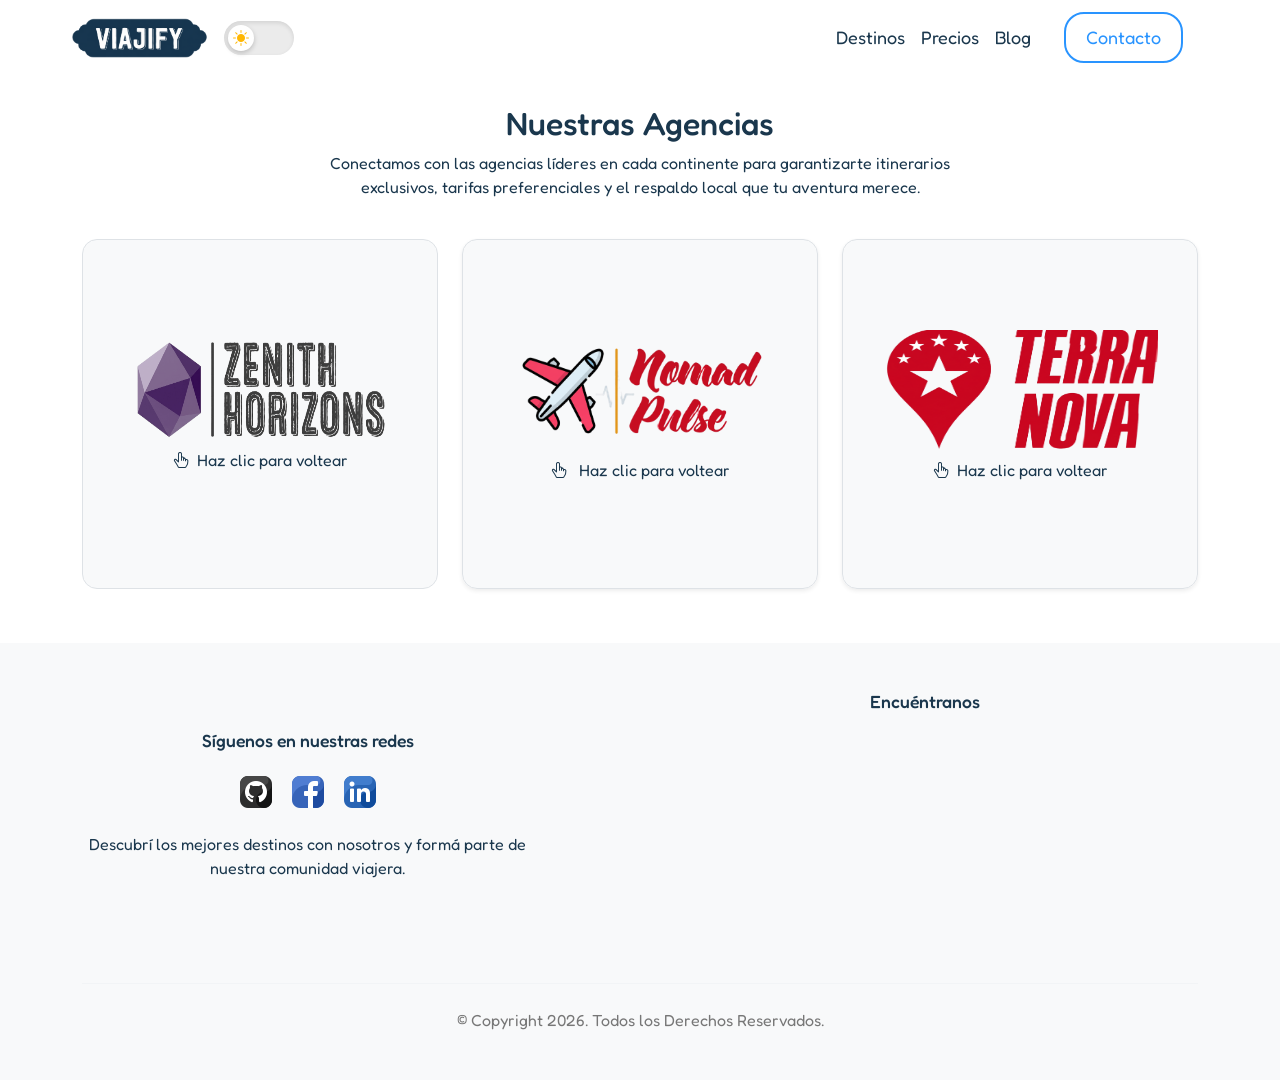
<file: view/agencias.html>
<!DOCTYPE html>
<html lang="en">

<head>
    <!--Metadatos-->
    <meta name="viewport" content="width=device-width, initial-scale=1.0" />
    <meta charset="UTF-8" />
    <!--Bootstrap CSS-->
    <link href="https://cdn.jsdelivr.net/npm/bootstrap@5.3.8/dist/css/bootstrap.min.css" rel="stylesheet"
        integrity="sha384-sRIl4kxILFvY47J16cr9ZwB07vP4J8+LH7qKQnuqkuIAvNWLzeN8tE5YBujZqJLB" crossorigin="anonymous" />
    <!--CSS-->
    <link rel="stylesheet" href="/css/agencias-style.css" />
    <!--Titulo-->
    <title>Agencias</title>
    <!--jquery-->
    <script src="https://ajax.googleapis.com/ajax/libs/jquery/3.7.1/jquery.min.js"></script>
    <!--Bootstrap Icon-->
    <link rel="stylesheet" href="https://cdn.jsdelivr.net/npm/bootstrap-icons@1.11.3/font/bootstrap-icons.min.css">
    <!--Icono-->
    <link rel="icon" href="/img/icon.png">
    <!--Fuente-->
    <link rel="preconnect" href="https://fonts.googleapis.com">
    <link rel="preconnect" href="https://fonts.gstatic.com" crossorigin>
    <link href="https://fonts.googleapis.com/css2?family=Fredoka:wght@300..700&display=swap" rel="stylesheet">
</head>

<body>
    <header>
        <nav class="navbar navbar-expand-lg">
            <div class="container-fluid">
                <a class="navbar-brand" href="/index.html">
                    <img src="/img/logo.png" height="40" alt="Logo Pagina">
                </a>
                <label class="theme-switch me-4" for="theme-toggle" aria-label="Cambiar tema">
                    <input type="checkbox" id="theme-toggle">
                    <div class="slider">
                        <div class="slider-circle">
                            <i class="bi bi-sun-fill icon-sun"></i>
                            <i class="bi bi-moon-fill icon-moon d-none"></i>
                        </div>
                    </div>
                </label>
                <div class="d-flex order-lg-last">
                    <a class="btn btn-nav" href="/view/contacto.html">Contacto</a>

                    <button class="navbar-toggler" type="button" data-bs-toggle="collapse" data-bs-target="#navbarNav"
                        aria-controls="navbarNav" aria-expanded="false" aria-label="Toggle navigation">
                        <span class="navbar-toggler-icon"></span>
                    </button>
                </div>

                <div class="collapse navbar-collapse" id="navbarNav">
                    <ul class="navbar-nav ms-auto">
                        <li class="nav-item">
                            <a class="nav-link" href="/view/destinos.html">Destinos</a>
                        </li>
                        <li class="nav-item">
                            <a class="nav-link" href="/view/precios.html">Precios</a>
                        </li>
                        <li class="nav-item">
                            <a class="nav-link" href="/view/blog.html">Blog</a>
                        </li>
                    </ul>
                </div>
            </div>
        </nav>
    </header>

    <main>
        <section class="agencia-section">
            <div class="container">
                <div class="row text-center mb-4 justify-content-center">
                    <div class="col-7">
                        <h2>Nuestras Agencias</h2>
                        <p>Conectamos con las agencias líderes en cada continente para garantizarte itinerarios
                            exclusivos, tarifas preferenciales y el respaldo local que tu aventura merece.</p>
                    </div>

                </div>
                <div class="row text-center">
                    <div class="col-12 col-md-4 mb-4 xddd">
                        <div class="flip-card">
                            <div class="flip-card-inner">
                                <div
                                    class="flip-card-front d-flex flex-column justify-content-center align-items-center p-4">
                                    <img src="/img/zenith.png" alt="Zenith" width="250px" height="100px">
                                    <p class="mt-2"><i class="bi bi-hand-index-thumb me-2"></i>Haz clic para voltear</p>
                                </div>
                                <div
                                    class="flip-card-back d-flex flex-column justify-content-center align-items-center">
                                    <h3>Zenith Horizons</h3>
                                    <p">Especialistas en expediciones de alto nivel y viajes de lujo. Diseñan
                                        itinerarios privados a los destinos más remotos.</p>
                                        <div class="rating mt-3">
                                            <i class="bi bi-star star-icon" data-value="1"></i>
                                            <i class="bi bi-star star-icon" data-value="2"></i>
                                            <i class="bi bi-star star-icon" data-value="3"></i>
                                            <i class="bi bi-star star-icon" data-value="4"></i>
                                            <i class="bi bi-star star-icon" data-value="5"></i>
                                        </div>
                                        <span class="mt-1"">Califica esta agencia</span>
                                </div>
                            </div>
                        </div>
                    </div>
                    <div class=" col-12 col-md-4 mb-4">
                                            <div class="flip-card">
                                                <div class="flip-card-inner shadow-sm">
                                                    <div
                                                        class="flip-card-front d-flex flex-column justify-content-center align-items-center p-4">
                                                        <img src="/img/nomad.png" alt="Nomad" width="275px"
                                                            height="120px">
                                                        <p class="mt-2">
                                                            <i class="bi bi-hand-index-thumb me-2">
                                                            </i>Haz clic para voltear
                                                        </p>
                                                    </div>
                                                    <div
                                                        class="flip-card-back d-flex flex-column justify-content-center align-items-center p-4">
                                                        <h3>Nomad Pulse</h3>
                                                        <p>La agencia ideal para el viajero joven y aventurero.
                                                            Se enfocan en experiencias auténticas y turismo sostenible.
                                                        </p>
                                                        <div class="rating mt-3">
                                                            <i class="bi bi-star star-icon" data-value="1"></i>
                                                            <i class="bi bi-star star-icon" data-value="2"></i>
                                                            <i class="bi bi-star star-icon" data-value="3"></i>
                                                            <i class="bi bi-star star-icon" data-value="4"></i>
                                                            <i class="bi bi-star star-icon" data-value="5"></i>
                                                        </div>
                                                        <span class="mt-1"">Califica esta agencia</span>
                                </div>
                            </div>
                        </div>
                    </div>

                    <div class=" col-12 col-md-4 mb-4">
                                                            <div class="flip-card">
                                                                <div class="flip-card-inner shadow-sm">
                                                                    <div
                                                                        class="flip-card-front d-flex flex-column justify-content-center align-items-center p-4">
                                                                        <img src="/img/terra.png" alt="Terra Nova"
                                                                            width="275px" height="120px">

                                                                        <p class="mt-2"><i
                                                                                class="bi bi-hand-index-thumb me-2"></i>Haz
                                                                            clic para voltear</p>
                                                                    </div>
                                                                    <div
                                                                        class="flip-card-back d-flex flex-column justify-content-center align-items-center p-4">
                                                                        <h3>Terra Nova</h3>
                                                                        <p>Expertos en logística familiar. Su fuerte es
                                                                            la
                                                                            organización integral, ofreciendo paquetes
                                                                            todo incluido.</p>
                                                                        <div class="rating mt-3">
                                                                            <i class="bi bi-star star-icon"
                                                                                data-value="1"></i>
                                                                            <i class="bi bi-star star-icon"
                                                                                data-value="2"></i>
                                                                            <i class="bi bi-star star-icon"
                                                                                data-value="3"></i>
                                                                            <i class="bi bi-star star-icon"
                                                                                data-value="4"></i>
                                                                            <i class="bi bi-star star-icon"
                                                                                data-value="5"></i>
                                                                        </div>
                                                                        <span class="mt-1"">Califica esta agencia</span>
                                </div>
                            </div>
                        </div>
                    </div>
                </div>
            </div>
        </section>

    </main>

    <footer class=" footer-site py-5">
                                                                            <div class="container">
                                                                                <div
                                                                                    class="row align-items-center justify-content-between">

                                                                                    <div
                                                                                        class="col-md-5 mb-4 mb-md-0 text-center">
                                                                                        <div class="widget">
                                                                                            <h4 class="mb-4">
                                                                                                Síguenos en nuestras
                                                                                                redes</h4>
                                                                                            <div
                                                                                                class="redes-sociales d-flex justify-content-center align-items-center">
                                                                                                <a href="#"
                                                                                                    class="sprite-icon bg-github"
                                                                                                    aria-label="Github"></a>
                                                                                                <a href="#"
                                                                                                    class="sprite-icon bg-facebook"
                                                                                                    aria-label="Facebook"></a>
                                                                                                <a href="#"
                                                                                                    class="sprite-icon bg-linkedin"
                                                                                                    aria-label="LinkedIn"></a>
                                                                                            </div>
                                                                                            <p class="mt-4"">
                            Descubrí los mejores destinos con nosotros y formá parte de nuestra comunidad viajera.
                        </p>
                    </div>
                </div>

                <div class=" col-md-6">
                                                                                            <div
                                                                                                class="widget text-center">
                                                                                                <h4 class="mb-3">
                                                                                                    Encuéntranos
                                                                                                </h4>
                                                                                                <div class="mapa-container"
                                                                                                    style="border-radius: 15px; overflow: hidden; box-shadow: var(--shadow);">
                                                                                                    <iframe
                                                                                                        src="https://www.google.com/maps/embed?pb=!1m18!1m12!1m3!1d3640.3068037307843!2d-65.31046202465355!3d-24.18021028362624!2m3!1f0!2f0!3f0!3m2!1i1024!2i768!4f13.1!3m3!1m2!1s0x941b0f4118018e6d%3A0xc6651276a66a1df0!2sFacultad%20de%20Ingenier%C3%ADa%20-%20UNJu!5e0!3m2!1ses!2sar!4v1700000000000!5m2!1ses!2sar"
                                                                                                        height="200"
                                                                                                        style="border:0;"
                                                                                                        allowfullscreen=""
                                                                                                        loading="lazy"
                                                                                                        referrerpolicy="no-referrer-when-downgrade">
                                                                                                    </iframe>
                                                                                                </div>
                                                                                            </div>
                                                                                        </div>

                                                                                    </div>

                                                                                    <hr class="mt-5 mb-4"
                                                                                        style="border-color: var(--border-color);">

                                                                                    <div
                                                                                        class="copy-footer text-center">
                                                                                        <p class="mb-0"
                                                                                            style="color: var(--text-muted);">
                                                                                            &copy; Copyright 2026.
                                                                                            Todos los Derechos
                                                                                            Reservados.
                                                                                        </p>
                                                                                    </div>
                                                                                </div>
                                                                                </footer>

                                                                                <script src="/js/dark-mode.js"></script>
                                                                                <script
                                                                                    src="https://cdn.jsdelivr.net/npm/bootstrap@5.3.8/dist/js/bootstrap.bundle.min.js"
                                                                                    integrity="sha384-FKyoEForCGlyvwx9Hj09JcYn3nv7wiPVlz7YYwJrWVcXK/BmnVDxM+D2scQbITxI"
                                                                                    crossorigin="anonymous"></script>
                                                                                <script src="/js/agencias.js"></script>
</body>

</html>
</file>
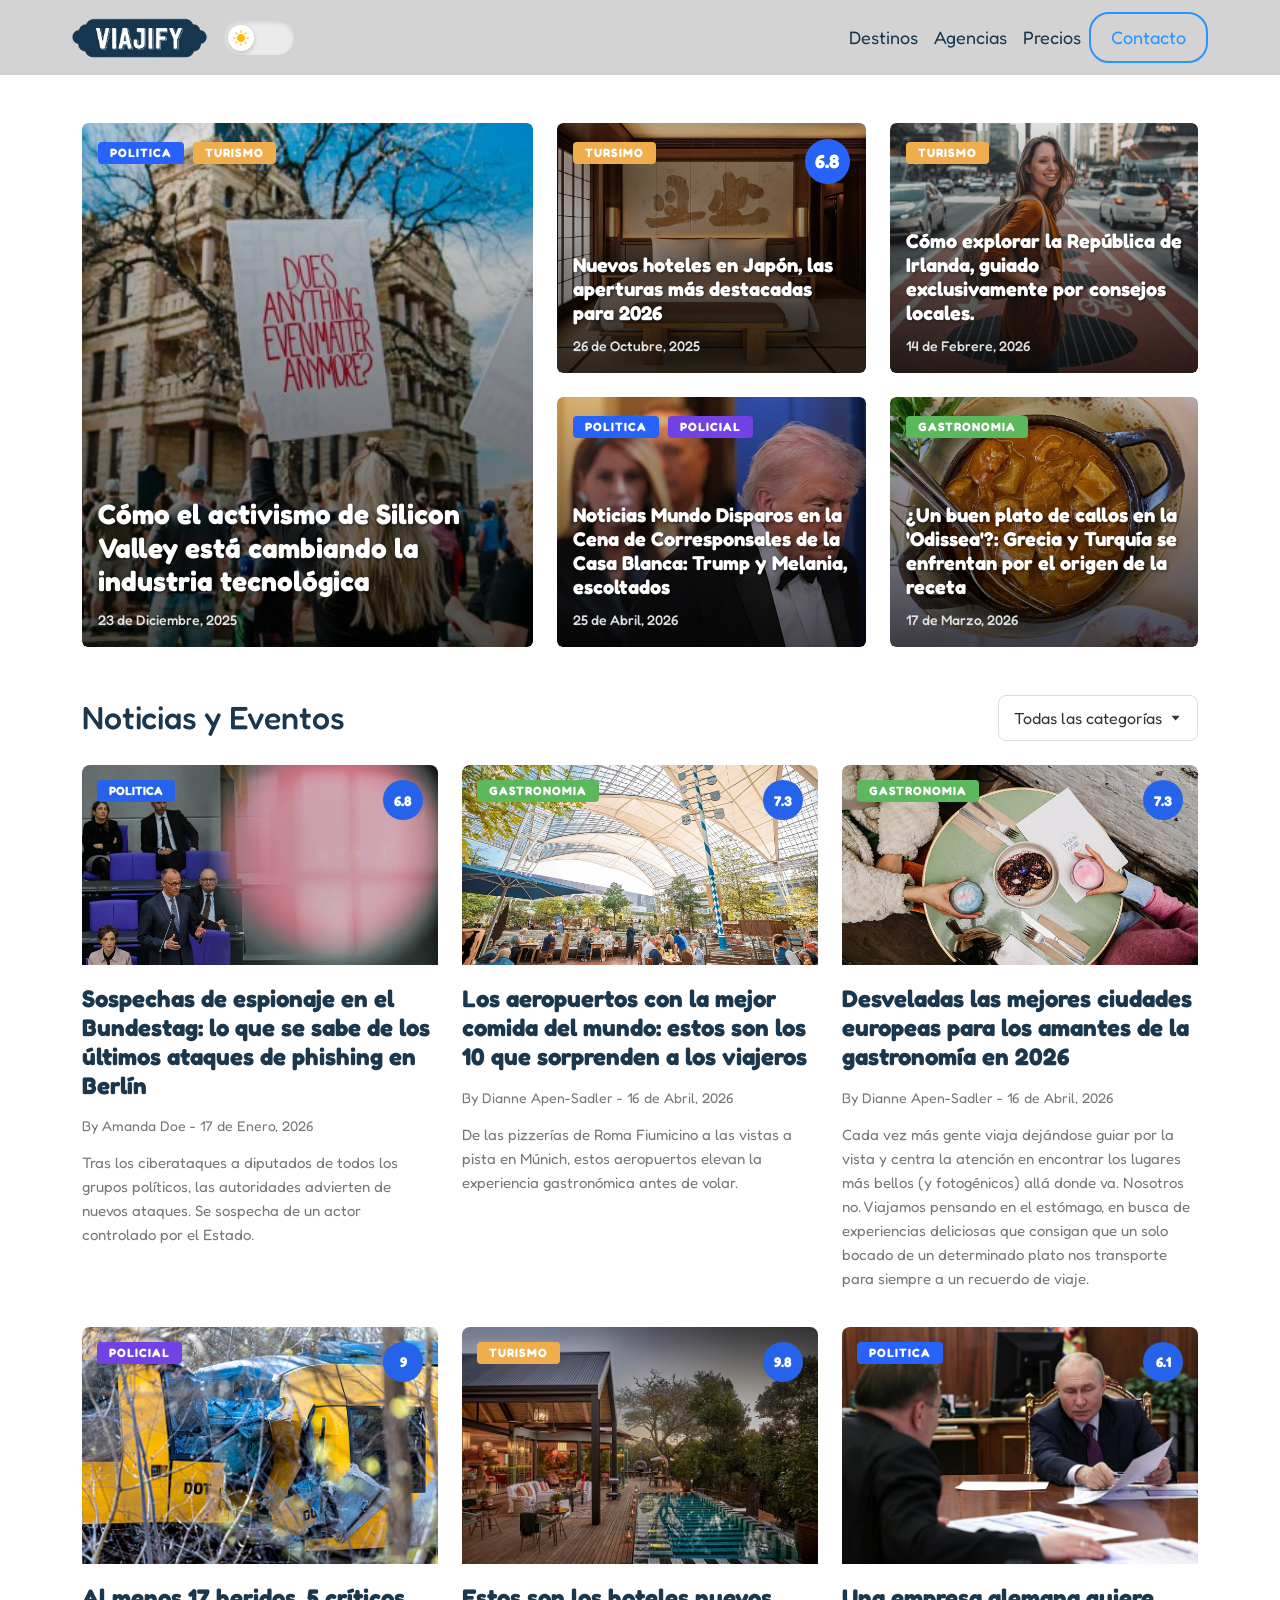
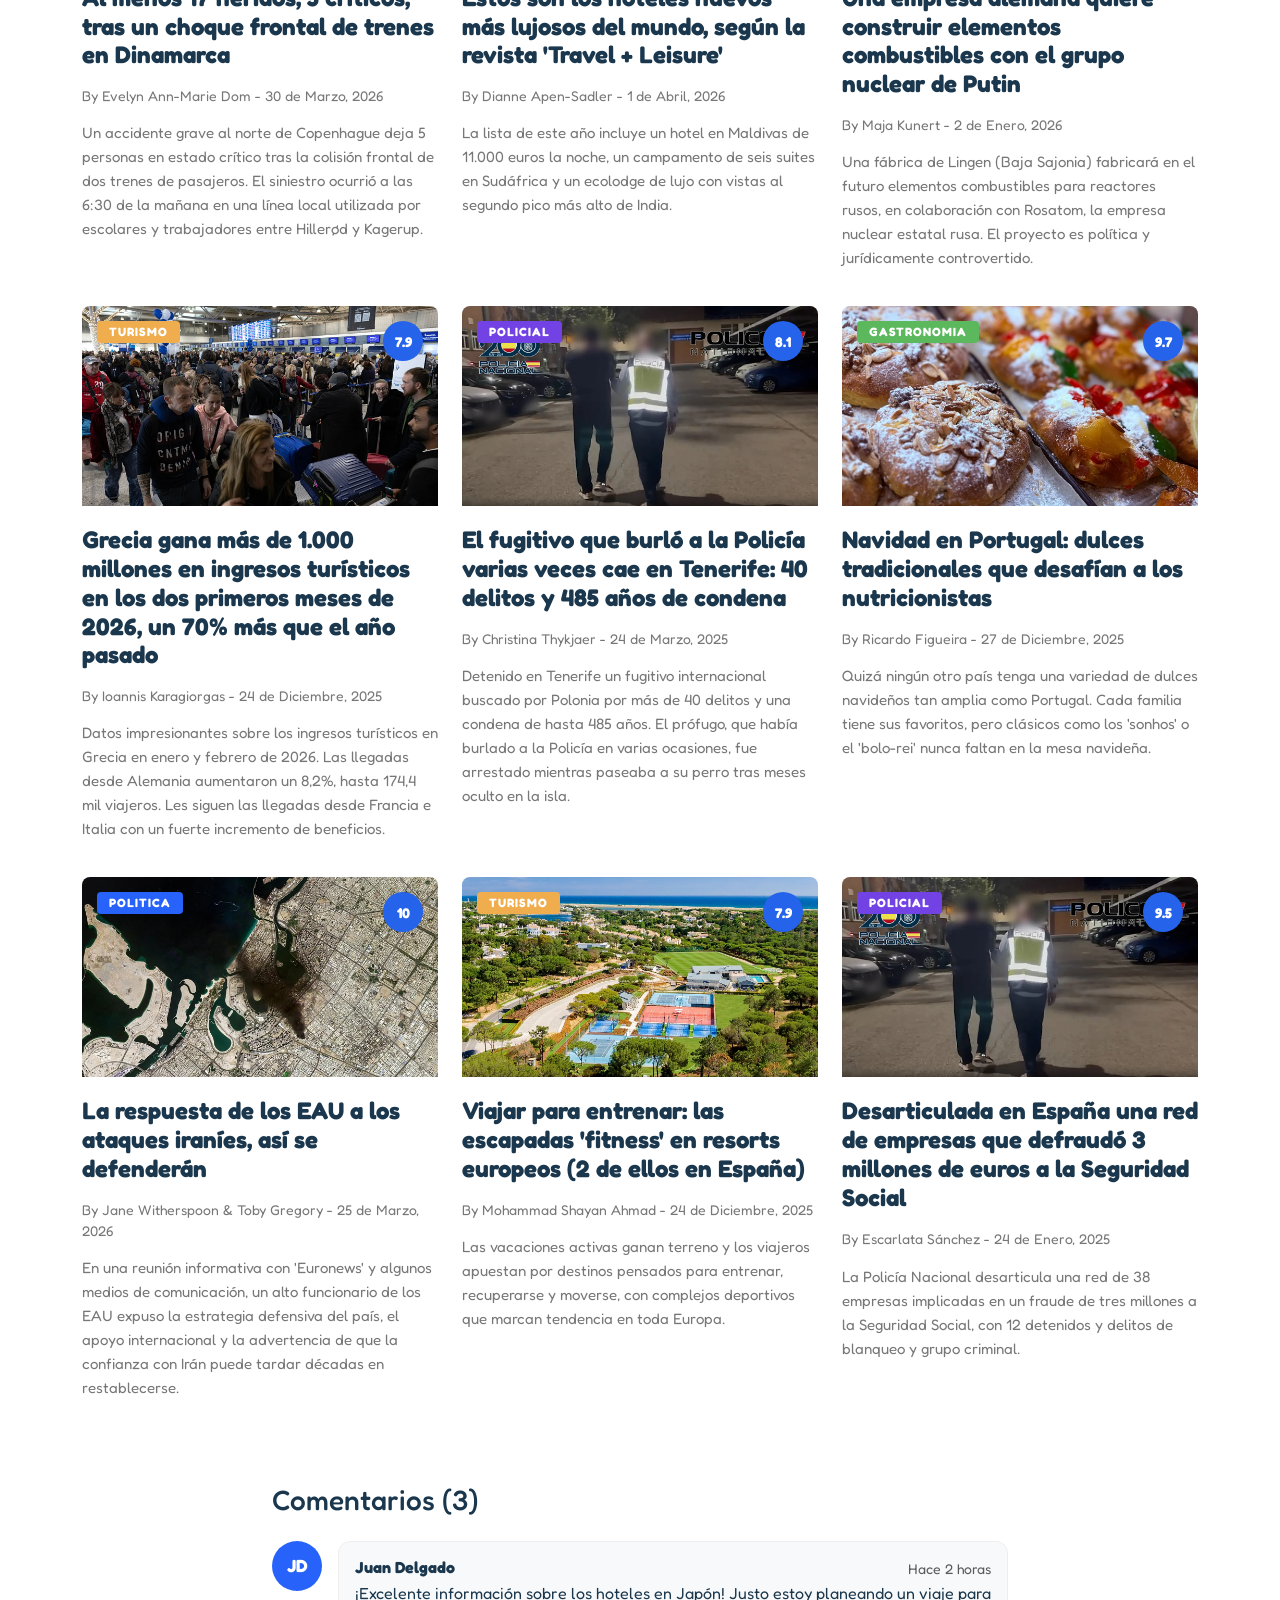
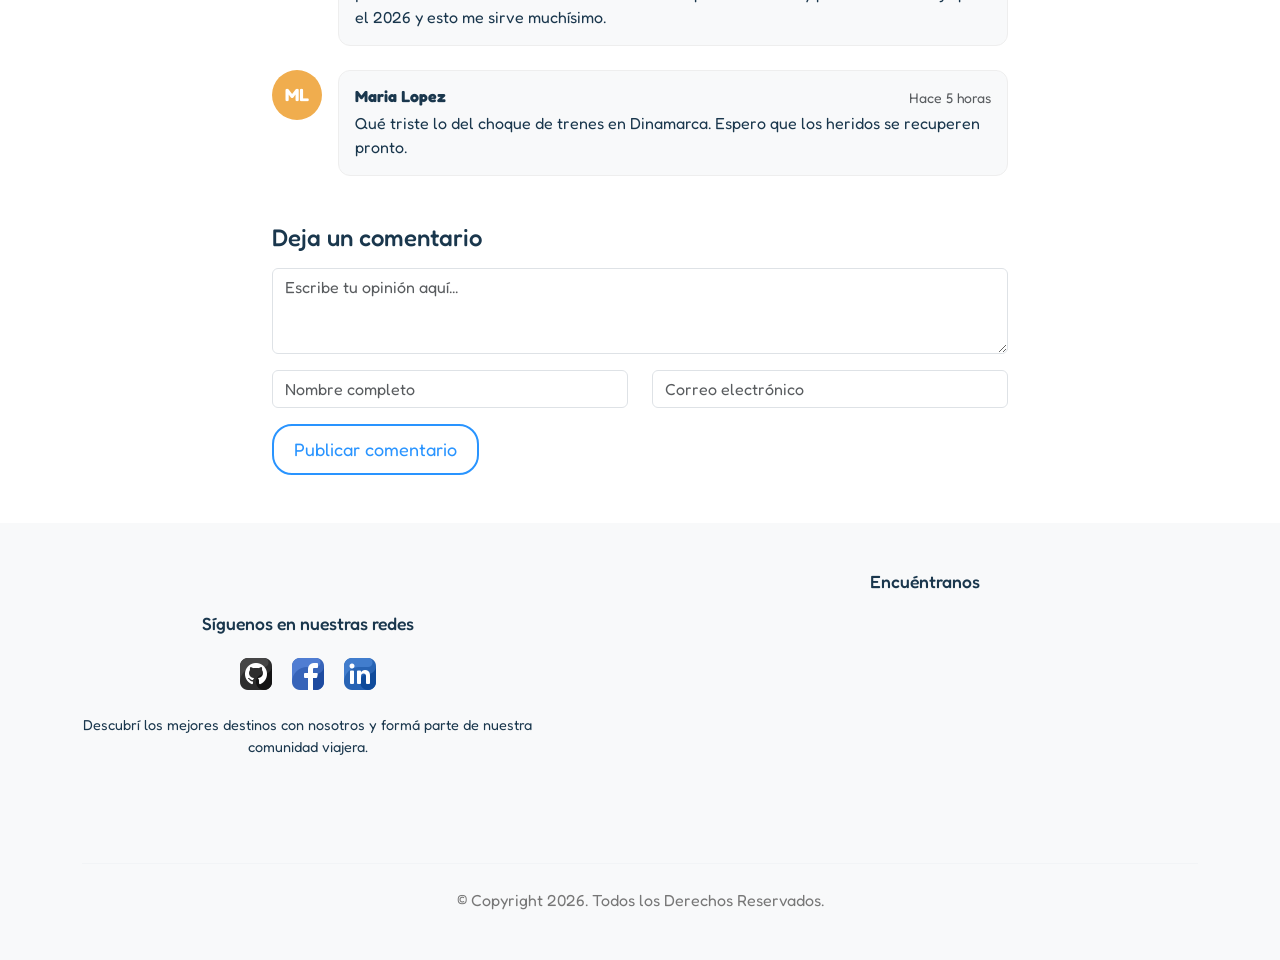
<file: view/blog.html>
<!DOCTYPE html>
<html lang="en">

<head>
    <!--Metadatos-->
    <meta name="viewport" content="width=device-width, initial-scale=1.0" />
    <meta charset="UTF-8" />
    <!--Bootstrap CSS-->
    <link href="https://cdn.jsdelivr.net/npm/bootstrap@5.3.8/dist/css/bootstrap.min.css" rel="stylesheet"
        integrity="sha384-sRIl4kxILFvY47J16cr9ZwB07vP4J8+LH7qKQnuqkuIAvNWLzeN8tE5YBujZqJLB" crossorigin="anonymous" />
    <!--CSS-->
    <link rel="stylesheet" href="/css/blog-style.css" />
    <!--Titulo-->
    <title>Blog del Viajero</title>
    <!--jquery-->
    <script src="https://ajax.googleapis.com/ajax/libs/jquery/3.7.1/jquery.min.js"></script>
    <!--Bootstrap Icon-->
    <link rel="stylesheet" href="https://cdn.jsdelivr.net/npm/bootstrap-icons@1.11.3/font/bootstrap-icons.min.css">
    <!--Icono-->
    <link rel="icon" href="/img/icon.png">
    <!--AOS-->
    <link href="https://unpkg.com/aos@2.3.1/dist/aos.css" rel="stylesheet">
    <!--Fuente-->
    <link rel="preconnect" href="https://fonts.googleapis.com">
    <link rel="preconnect" href="https://fonts.gstatic.com" crossorigin>
    <link href="https://fonts.googleapis.com/css2?family=Fredoka:wght@300..700&display=swap" rel="stylesheet">
</head>

<body>
    <header>
        <nav class="navbar navbar-expand-lg">
            <div class="container-fluid">
                <a class="navbar-brand" href="/index.html">
                    <img src="/img/logo.png" height="40" alt="Logo Pagina">
                </a>
                <label class="theme-switch me-4" for="theme-toggle" aria-label="Cambiar tema">
                    <input type="checkbox" id="theme-toggle">
                    <div class="slider">
                        <div class="slider-circle">
                            <i class="bi bi-sun-fill icon-sun"></i>
                            <i class="bi bi-moon-fill icon-moon d-none"></i>
                        </div>
                    </div>
                </label>
                <div class="d-flex order-lg-last">
                    <a class="btn btn-nav" href="/view/contacto.html">Contacto</a>

                    <button class="navbar-toggler" type="button" data-bs-toggle="collapse" data-bs-target="#navbarNav"
                        aria-controls="navbarNav" aria-expanded="false" aria-label="Toggle navigation">
                        <span class="navbar-toggler-icon"></span>
                    </button>
                </div>

                <div class="collapse navbar-collapse" id="navbarNav">
                    <ul class="navbar-nav ms-auto">
                        <li class="nav-item">
                            <a class="nav-link" href="/view/destinos.html">Destinos</a>
                        </li>
                        <li class="nav-item">
                            <a class="nav-link" href="/view/agencias.html">Agencias</a>
                        </li>
                        <li class="nav-item">
                            <a class="nav-link" href="/view/precios.html">Precios</a>
                        </li>
                    </ul>
                </div>
            </div>
        </nav>
    </header>

    <main>
        <section class="seccion-noticias container my-5" data-aos="fade-up">
            <div class="row g-4">

                <div class="col-12 col-lg-5">
                    <div class="card tarjeta-noticia tarjeta-destacada border-0 h-100">
                        <img src="/img/img-blog/feature1" class="card-img imagen-fondo" alt="Noticia Principal">
                        <div class="card-img-overlay d-flex flex-column justify-content-between superposicion-oscura">

                            <div class="contenedor-etiquetas">
                                <span class="badge etiqueta bg-azul">POLITICA</span>
                                <span class="badge etiqueta bg-naranja">TURISMO</span>
                            </div>

                            <div class="contenedor-texto">
                                <h3 class="titulo-noticia">Cómo el activismo de Silicon Valley está cambiando la
                                    industria tecnológica</h3>
                                <p class="fecha-noticia mb-0"><small>23 de Diciembre, 2025</small></p>
                            </div>

                        </div>
                    </div>
                </div>

                <div class="col-12 col-lg-7">
                    <div class="row g-4 h-100">

                        <div class="col-12 col-md-6">
                            <div class="card tarjeta-noticia border-0 h-100">
                                <img src="/img/img-blog/japn.webp" class="card-img imagen-fondo" alt="Noticia 2">
                                <div
                                    class="card-img-overlay d-flex flex-column justify-content-between superposicion-oscura">
                                    <div class="cabecera-tarjeta d-flex justify-content-between align-items-start">
                                        <div class="contenedor-etiquetas">
                                            <span class="badge etiqueta bg-naranja">TURSIMO</span>
                                        </div>
                                        <span class="burbuja-puntuacion bg-azul">6.8</span>
                                    </div>
                                    <div class="contenedor-texto">
                                        <h5 class="titulo-noticia">Nuevos hoteles en Japón, las aperturas más destacadas
                                            para 2026</h5>
                                        <p class="fecha-noticia mb-0"><small>26 de Octubre, 2025</small></p>
                                    </div>
                                </div>
                            </div>
                        </div>

                        <div class="col-12 col-md-6">
                            <div class="card tarjeta-noticia border-0 h-100">
                                <img src="/img/img-blog/feature3" class="card-img imagen-fondo" alt="Noticia 3">
                                <div
                                    class="card-img-overlay d-flex flex-column justify-content-between superposicion-oscura">
                                    <div class="contenedor-etiquetas">
                                        <span class="badge etiqueta bg-naranja">TURISMO</span>
                                    </div>
                                    <div class="contenedor-texto">
                                        <h5 class="titulo-noticia">Cómo explorar la República de Irlanda, guiado
                                            exclusivamente por consejos locales.</h5>
                                        <p class="fecha-noticia mb-0"><small>14 de Febrere, 2026</small></p>
                                    </div>
                                </div>
                            </div>
                        </div>

                        <div class="col-12 col-md-6">
                            <div class="card tarjeta-noticia border-0 h-100">
                                <img src="/img/img-blog/trump.avif" class="card-img imagen-fondo" alt="Noticia 4">
                                <div
                                    class="card-img-overlay d-flex flex-column justify-content-between superposicion-oscura">
                                    <div class="contenedor-etiquetas">
                                        <span class="badge etiqueta bg-azul">POLITICA</span>
                                        <span class="badge etiqueta bg-morado">POLICIAL</span>
                                    </div>
                                    <div class="contenedor-texto">
                                        <h5 class="titulo-noticia">
                                            Noticias Mundo Disparos en la Cena de Corresponsales de la Casa Blanca:
                                            Trump y Melania, escoltados</h5>
                                        <p class="fecha-noticia mb-0"><small>25 de Abril, 2026</small></p>
                                    </div>
                                </div>
                            </div>
                        </div>

                        <div class="col-12 col-md-6">
                            <div class="card tarjeta-noticia border-0 h-100">
                                <img src="/img/img-blog/gastro.webp" class="card-img imagen-fondo" alt="Noticia 5">
                                <div
                                    class="card-img-overlay d-flex flex-column justify-content-between superposicion-oscura">
                                    <div class="contenedor-etiquetas">
                                        <span class="badge etiqueta bg-verde">GASTRONOMIA</span>
                                    </div>
                                    <div class="contenedor-texto">
                                        <h5 class="titulo-noticia">¿Un buen plato de callos en la 'Odissea'?: Grecia y
                                            Turquía se enfrentan por el origen de la receta</h5>
                                        <p class="fecha-noticia mb-0"><small>17 de Marzo, 2026</small></p>
                                    </div>
                                </div>
                            </div>
                        </div>

                    </div>
                </div>

            </div>
        </section>

        <section class="news-section mt-4 mb-4">
            <div class="container">
                <div class="row align-items-center mb-4">
                    <div class="col-12 col-md-6">
                        <h2 class="m-0">Noticias y Eventos</h2>
                    </div>
                    <div class="col-12 col-md-6 col-select-filter">
                        <select id="filtro-categorias">
                            <option value="todas">Todas las categorías</option>
                            <option value="politica">Política</option>
                            <option value="gastronomia">Gastronomía</option>
                            <option value="policial">Policial</option>
                            <option value="turismo">Turismo</option>
                        </select>
                    </div>
                </div>
                <div class="row">
                    <div class="col-12 col-md-4 articulo-blog" data-aos="fade-up" data-categoria="politica">
                        <div class="new-img-container">
                            <img src="/img/img-blog/noti1.webp" alt="Julian Assange charged in US" class="new-img">
                            <div class="badges-container">
                                <span class="badge badge-politics">POLITICA</span>
                            </div>
                            <div class="rating-circle">6.8</div>
                        </div>

                        <div class="new-content">
                            <h3 class="new-title">Sospechas de espionaje en el Bundestag: lo que se sabe de los últimos
                                ataques de phishing en Berlín</h3>
                            <p class="new-meta">By <span class="author">Amanda Doe</span> - <span class="date">17 de
                                    Enero, 2026</span></p>
                            <p class="new-excerpt">Tras los ciberataques a diputados de todos los grupos políticos, las
                                autoridades advierten de nuevos ataques. Se sospecha de un actor controlado por el
                                Estado.</p>
                        </div>
                    </div>

                    <div class="col-12 col-md-4 articulo-blog" data-aos="fade-up" data-categoria="gastronomia">
                        <div class="new-img-container">
                            <img src="/img/img-blog/noti2.webp" alt="Julian Assange charged in US" class="new-img">
                            <div class="badges-container">
                                <span class="badge etiqueta bg-verde">GASTRONOMIA</span>
                            </div>
                            <div class="rating-circle">7.3</div>
                        </div>

                        <div class="new-content">
                            <h3 class="new-title">Los aeropuertos con la mejor comida del mundo: estos son los 10 que
                                sorprenden a los viajeros</h3>
                            <p class="new-meta">By <span class="author">Dianne Apen-Sadler</span> - <span
                                    class="date">16 de Abril, 2026</span></p>
                            <p class="new-excerpt">De las pizzerías de Roma Fiumicino a las vistas a pista en Múnich,
                                estos aeropuertos elevan la experiencia gastronómica antes de volar.</p>
                        </div>
                    </div>

                    <div class="col-12 col-md-4 articulo-blog" data-aos="fade-up" data-categoria="gastronomia">
                        <div class="new-img-container">
                            <img src="/img/img-blog/noti3.webp" alt="Julian Assange charged in US" class="new-img">
                            <div class="badges-container">
                                <span class="badge etiqueta bg-verde">GASTRONOMIA</span>
                            </div>
                            <div class="rating-circle">7.3</div>
                        </div>

                        <div class="new-content">
                            <h3 class="new-title">Desveladas las mejores ciudades europeas para los amantes de la
                                gastronomía en 2026</h3>
                            <p class="new-meta">By <span class="author">Dianne Apen-Sadler</span> - <span
                                    class="date">16 de Abril, 2026</span></p>
                            <p class="new-excerpt">Cada vez más gente viaja dejándose guiar por la vista y centra la
                                atención en encontrar los lugares más bellos (y fotogénicos) allá donde va. Nosotros no.
                                Viajamos pensando en el estómago, en busca de experiencias deliciosas que consigan que
                                un solo bocado de un determinado plato nos transporte para siempre a un recuerdo de
                                viaje.</p>
                        </div>
                    </div>

                    <div class="col-12 col-md-4 articulo-blog" data-aos="fade-up" data-categoria="policial">
                        <div class="new-img-container">
                            <img src="/img/img-blog/noti4.avif" alt="Accidente de Trenes" class="new-img">
                            <div class="badges-container">
                                <span class="badge etiqueta bg-morado">POLICIAL</span>
                            </div>
                            <div class="rating-circle">9</div>
                        </div>

                        <div class="new-content">
                            <h3 class="new-title">Al menos 17 heridos, 5 críticos, tras un choque frontal de trenes en
                                Dinamarca</h3>
                            <p class="new-meta">By <span class="author">Evelyn Ann-Marie Dom </span> - <span
                                    class="date">30 de Marzo, 2026</span></p>
                            <p class="new-excerpt">Un accidente grave al norte de Copenhague deja 5 personas en estado
                                crítico tras la colisión frontal de dos trenes de pasajeros. El siniestro ocurrió a las
                                6:30 de la mañana en una línea local utilizada por escolares y trabajadores entre
                                Hillerød y Kagerup.</p>
                        </div>
                    </div>

                    <div class="col-12 col-md-4 articulo-blog" data-aos="fade-up" data-categoria="turismo">
                        <div class="new-img-container">
                            <img src="/img/img-blog/noti5.avif" alt="Hoteles mas Lujosos" class="new-img">
                            <div class="badges-container">
                                <span class="badge etiqueta bg-naranja">TURISMO</span>
                            </div>
                            <div class="rating-circle">9.8</div>
                        </div>

                        <div class="new-content">
                            <h3 class="new-title">Estos son los hoteles nuevos más lujosos del mundo, según la revista
                                'Travel + Leisure'</h3>
                            <p class="new-meta">By <span class="author">Dianne Apen-Sadler</span> - <span class="date">1
                                    de Abril, 2026</span></p>
                            <p class="new-excerpt">La lista de este año incluye un hotel en Maldivas de 11.000 euros la
                                noche, un campamento de seis suites en Sudáfrica y un ecolodge de lujo con vistas al
                                segundo pico más alto de India.</p>
                        </div>
                    </div>

                    <div class="col-12 col-md-4 articulo-blog" data-aos="fade-up" data-categoria="politica">
                        <div class="new-img-container">
                            <img src="/img/img-blog/noti6.avif" alt="Empresa alemana" class="new-img">
                            <div class="badges-container">
                                <span class="badge etiqueta bg-azul">POLITICA</span>
                            </div>
                            <div class="rating-circle">6.1</div>
                        </div>

                        <div class="new-content">
                            <h3 class="new-title">Una empresa alemana quiere construir elementos combustibles con el
                                grupo nuclear de Putin</h3>
                            <p class="new-meta">By <span class="author">Maja Kunert</span> - <span class="date">2 de
                                    Enero, 2026</span></p>
                            <p class="new-excerpt">Una fábrica de Lingen (Baja Sajonia) fabricará en el futuro elementos
                                combustibles para reactores rusos, en colaboración con Rosatom, la empresa nuclear
                                estatal rusa. El proyecto es política y jurídicamente controvertido.</p>
                        </div>
                    </div>

                    <div class="col-12 col-md-4 articulo-blog" data-aos="fade-up" data-categoria="turismo">
                        <div class="new-img-container">
                            <img src="/img/img-blog/noti7.webp" alt="Empresa alemana" class="new-img">
                            <div class="badges-container">
                                <span class="badge etiqueta bg-naranja">TURISMO</span>
                            </div>
                            <div class="rating-circle">7.9</div>
                        </div>

                        <div class="new-content">
                            <h3 class="new-title">Grecia gana más de 1.000 millones en ingresos turísticos en los dos
                                primeros meses de 2026, un 70% más que el año pasado</h3>
                            <p class="new-meta">By <span class="author">Ioannis Karagiorgas</span> - <span
                                    class="date">24 de Diciembre, 2025</span></p>
                            <p class="new-excerpt">Datos impresionantes sobre los ingresos turísticos en Grecia en enero
                                y febrero de 2026. Las llegadas desde Alemania aumentaron un 8,2%, hasta 174,4 mil
                                viajeros. Les siguen las llegadas desde Francia e Italia con un fuerte incremento de
                                beneficios.</p>
                        </div>
                    </div>

                    <div class="col-12 col-md-4 articulo-blog" data-aos="fade-up" data-categoria="policial">
                        <div class="new-img-container">
                            <img src="/img/img-blog/noti8.webp" alt="Detenido en Tenerife" class="new-img">
                            <div class="badges-container">
                                <span class="badge etiqueta bg-morado">POLICIAL</span>
                            </div>
                            <div class="rating-circle">8.1</div>
                        </div>

                        <div class="new-content">
                            <h3 class="new-title">El fugitivo que burló a la Policía varias veces cae en Tenerife: 40
                                delitos y 485 años de condena</h3>
                            <p class="new-meta">By <span class="author">Christina Thykjaer</span> - <span
                                    class="date">24 de Marzo, 2025</span></p>
                            <p class="new-excerpt">Detenido en Tenerife un fugitivo internacional buscado por Polonia
                                por más de 40 delitos y una condena de hasta 485 años. El prófugo, que había burlado a
                                la Policía en varias ocasiones, fue arrestado mientras paseaba a su perro tras meses
                                oculto en la isla.</p>
                        </div>
                    </div>

                    <div class="col-12 col-md-4 articulo-blog" data-aos="fade-up" data-categoria="gastronomia">
                        <div class="new-img-container">
                            <img src="/img/img-blog/noti9.webp" alt="Navidad en Portugal" class="new-img">
                            <div class="badges-container">
                                <span class="badge etiqueta bg-verde">GASTRONOMIA</span>
                            </div>
                            <div class="rating-circle">9.7</div>
                        </div>

                        <div class="new-content">
                            <h3 class="new-title">Navidad en Portugal: dulces tradicionales que desafían a los
                                nutricionistas</h3>
                            <p class="new-meta">By <span class="author">Ricardo Figueira</span> - <span class="date">27
                                    de Diciembre, 2025</span></p>
                            <p class="new-excerpt">Quizá ningún otro país tenga una variedad de dulces navideños tan
                                amplia como Portugal. Cada familia tiene sus favoritos, pero clásicos como los 'sonhos'
                                o el 'bolo-rei' nunca faltan en la mesa navideña.</p>
                        </div>
                    </div>

                    <div class="col-12 col-md-4 articulo-blog" data-aos="fade-up" data-categoria="politica">
                        <div class="new-img-container">
                            <img src="/img/img-blog/noti10.webp" alt="Ataques iranies" class="new-img">
                            <div class="badges-container">
                                <span class="badge etiqueta bg-azul">POLITICA</span>
                            </div>
                            <div class="rating-circle">10</div>
                        </div>

                        <div class="new-content">
                            <h3 class="new-title">La respuesta de los EAU a los ataques iraníes, así se defenderán</h3>
                            <p class="new-meta">By <span class="author">Jane Witherspoon & Toby Gregory</span> - <span
                                    class="date">25 de Marzo, 2026</span></p>
                            <p class="new-excerpt">En una reunión informativa con 'Euronews' y algunos medios de
                                comunicación, un alto funcionario de los EAU expuso la estrategia defensiva del país, el
                                apoyo internacional y la advertencia de que la confianza con Irán puede tardar décadas
                                en restablecerse.</p>
                        </div>
                    </div>

                    <div class="col-12 col-md-4 articulo-blog" data-aos="fade-up" data-categoria="turismo">
                        <div class="new-img-container">
                            <img src="/img/img-blog/noti11.webp" alt="Empresa alemana" class="new-img">
                            <div class="badges-container">
                                <span class="badge etiqueta bg-naranja">TURISMO</span>
                            </div>
                            <div class="rating-circle">7.9</div>
                        </div>

                        <div class="new-content">
                            <h3 class="new-title">Viajar para entrenar: las escapadas 'fitness' en resorts europeos (2
                                de ellos en España)</h3>
                            <p class="new-meta">By <span class="author">Mohammad Shayan Ahmad</span> - <span
                                    class="date">24 de Diciembre, 2025</span>
                            </p>
                            <p class="new-excerpt">Las vacaciones activas ganan terreno y los viajeros apuestan por
                                destinos pensados para entrenar, recuperarse y moverse, con complejos deportivos que
                                marcan tendencia en toda Europa.</p>
                        </div>
                    </div>

                    <div class="col-12 col-md-4 articulo-blog" data-aos="fade-up" data-categoria="policial">
                        <div class="new-img-container">
                            <img src="/img/img-blog/noti8.webp" alt="Detenido en Tenerife" class="new-img">
                            <div class="badges-container">
                                <span class="badge etiqueta bg-morado">POLICIAL</span>
                            </div>
                            <div class="rating-circle">9.5</div>
                        </div>

                        <div class="new-content">
                            <h3 class="new-title">Desarticulada en España una red de empresas que defraudó 3 millones de
                                euros a la Seguridad Social</h3>
                            <p class="new-meta">By <span class="author"> Escarlata Sánchez</span> - <span
                                    class="date">24 de Enero, 2025</span>
                            <p>
                            <p class="new-excerpt">La Policía Nacional desarticula una red de 38 empresas implicadas en
                                un fraude de tres millones a la Seguridad Social, con 12 detenidos y delitos de blanqueo
                                y grupo criminal.</p>
                        </div>
                    </div>
                </div>
            </div>
        </section>

        <section class="comentarios-section container my-5">
            <div class="row justify-content-center">
                <div class="col-12 col-lg-8">
                    <h3 class="mb-4">Comentarios (3)</h3>

                    <div class="lista-comentarios">
                        <div class="comentario-item d-flex mb-4" data-aos="fade-up">
                            <div class="flex-shrink-0">
                                <div class="avatar-simulado bg-azul">JD</div>
                            </div>
                            <div class="ms-3 p-3 caja-comentario">
                                <div class="d-flex justify-content-between">
                                    <h6 class="fw-bold mb-1">Juan Delgado</h6>
                                    <span class="text-muted small">Hace 2 horas</span>
                                </div>
                                <p class="mb-0">¡Excelente información sobre los hoteles en Japón! Justo estoy planeando
                                    un viaje para el 2026 y esto me sirve muchísimo.</p>
                            </div>
                        </div>

                        <div class="comentario-item d-flex mb-4" data-aos="fade-up">
                            <div class="flex-shrink-0">
                                <div class="avatar-simulado bg-naranja">ML</div>
                            </div>
                            <div class="ms-3 p-3 caja-comentario">
                                <div class="d-flex justify-content-between">
                                    <h6 class="fw-bold mb-1">Maria Lopez</h6>
                                    <span class="text-muted small">Hace 5 horas</span>
                                </div>
                                <p class="mb-0">Qué triste lo del choque de trenes en Dinamarca. Espero que los heridos
                                    se recuperen pronto.</p>
                            </div>
                        </div>
                    </div>

                    <div class="nuevo-comentario mt-5" data-aos="fade-up">
                        <h4 class="mb-3">Deja un comentario</h4>
                        <form id="form-comentario">
                            <div class="mb-3">
                                <textarea class="form-control" rows="3" placeholder="Escribe tu opinión aquí..."
                                    required></textarea>
                            </div>
                            <div class="row">
                                <div class="col-md-6 mb-3">
                                    <input type="text" class="form-control" placeholder="Nombre completo" required>
                                </div>
                                <div class="col-md-6 mb-3">
                                    <input type="email" class="form-control" placeholder="Correo electrónico" required>
                                </div>
                            </div>
                            <button type="submit" class="btn btn-nav">Publicar comentario</button>
                        </form>
                    </div>
                </div>
            </div>
        </section>
    </main>

    <footer class="footer-site py-5">
        <div class="container">
            <div class="row align-items-center justify-content-between">
                <div class="col-md-5 mb-4 mb-md-0 text-center">
                    <div class="widget">
                        <h4 class="mb-4">Síguenos en nuestras redes</h4>
                        <div class="redes-sociales d-flex justify-content-center align-items-center">
                            <a href="#" class="sprite-icon bg-github" aria-label="Github"></a>
                            <a href="#" class="sprite-icon bg-facebook" aria-label="Facebook"></a>
                            <a href="#" class="sprite-icon bg-linkedin" aria-label="LinkedIn"></a>
                        </div>
                        <p class="mt-4" style="font-size: 0.9rem;">
                            Descubrí los mejores destinos con nosotros y formá parte de nuestra comunidad viajera.
                        </p>
                    </div>
                </div>

                <div class="col-md-6">
                    <div class="widget text-center">
                        <h4 class="mb-3">Encuéntranos</h4>
                        <div class="mapa-container"
                            style="border-radius: 15px; overflow: hidden; box-shadow: var(--shadow);">
                            <iframe
                                src="https://www.google.com/maps/embed?pb=!1m18!1m12!1m3!1d3640.3068037307843!2d-65.31046202465355!3d-24.18021028362624!2m3!1f0!2f0!3f0!3m2!1i1024!2i768!4f13.1!3m3!1m2!1s0x941b0f4118018e6d%3A0xc6651276a66a1df0!2sFacultad%20de%20Ingenier%C3%ADa%20-%20UNJu!5e0!3m2!1ses!2sar!4v1700000000000!5m2!1ses!2sar"
                                height="200" style="border:0;" allowfullscreen="" loading="lazy"
                                referrerpolicy="no-referrer-when-downgrade">
                            </iframe>
                        </div>
                    </div>
                </div>

            </div>

            <hr class="mt-5 mb-4" style="border-color: var(--border-color);">

            <div class="copy-footer text-center">
                <p class="mb-0" style="color: var(--text-muted);">
                    &copy; Copyright 2026. Todos los Derechos Reservados.
                </p>
            </div>
        </div>
    </footer>
    <script src="https://cdn.jsdelivr.net/npm/bootstrap@5.3.8/dist/js/bootstrap.bundle.min.js"
        integrity="sha384-FKyoEForCGlyvwx9Hj09JcYn3nv7wiPVlz7YYwJrWVcXK/BmnVDxM+D2scQbITxI"
        crossorigin="anonymous"></script>
    <script src="/js/dark-mode.js"></script>
    <script src="/js/blog.js"></script>
    <script src="https://unpkg.com/aos@2.3.1/dist/aos.js"></script>
    <script>
        AOS.init({
            duration: 1000,
            once: true
        });
    </script>
</body>

</html>
</file>
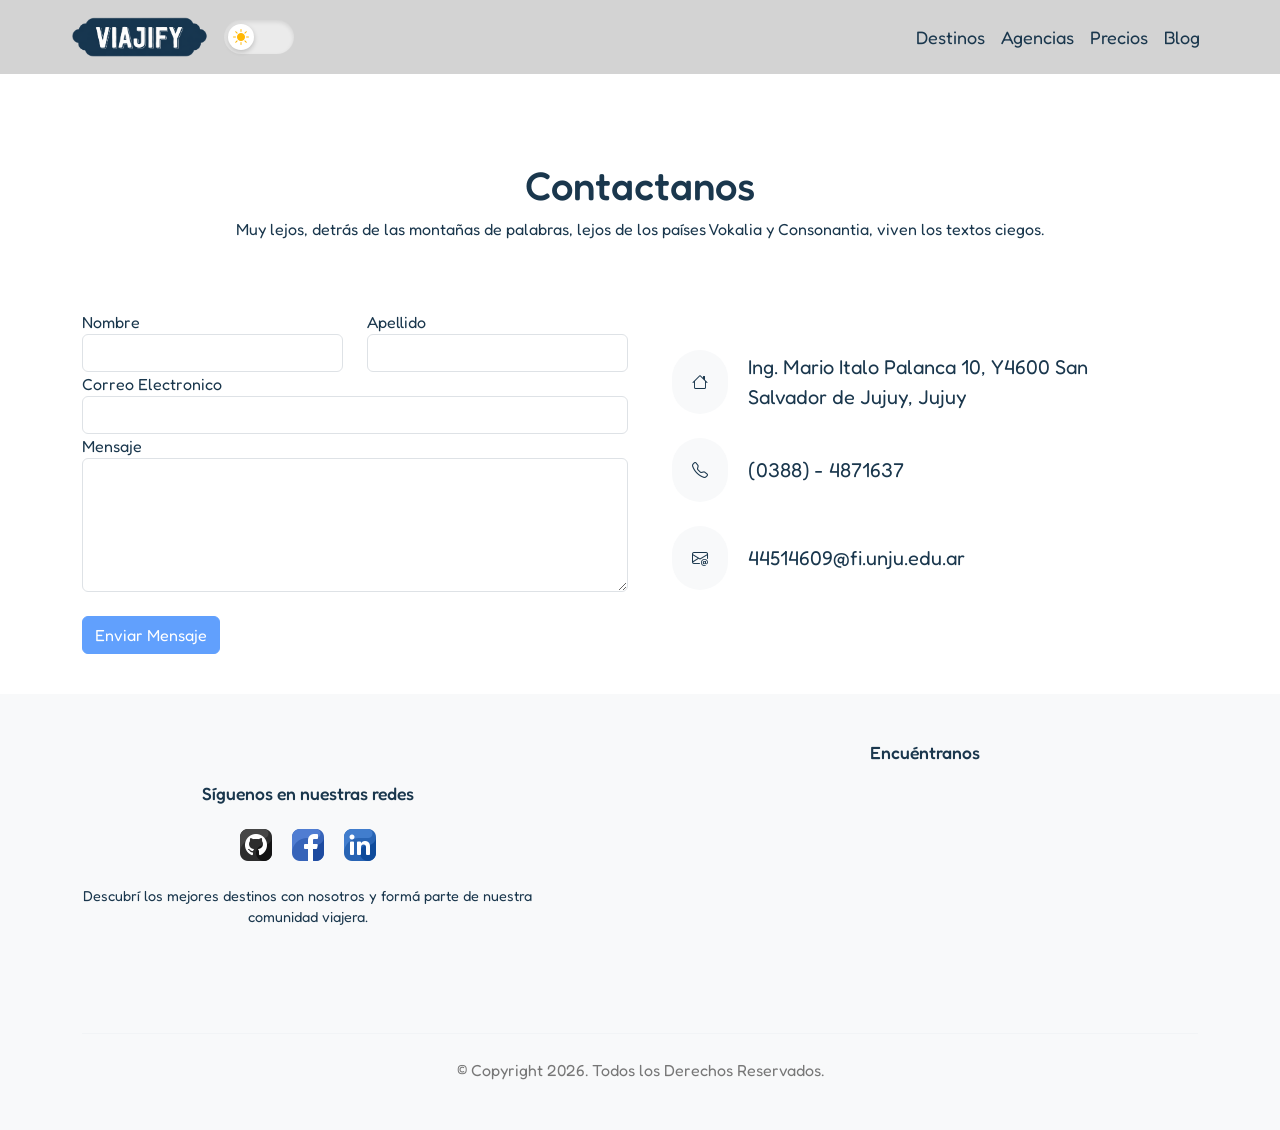
<file: view/contacto.html>
<!DOCTYPE html>
<html lang="es">

<head>
    <!--Metadatos-->
    <meta name="viewport" content="width=device-width, initial-scale=1.0" />
    <meta charset="UTF-8" />
    <!--Bootstrap CSS-->
    <link href="https://cdn.jsdelivr.net/npm/bootstrap@5.3.8/dist/css/bootstrap.min.css" rel="stylesheet"
        integrity="sha384-sRIl4kxILFvY47J16cr9ZwB07vP4J8+LH7qKQnuqkuIAvNWLzeN8tE5YBujZqJLB" crossorigin="anonymous" />
    <!--CSS-->
    <link rel="stylesheet" href="/css/contact-style.css" />
    <!--Titulo-->
    <title>Contacto</title>
    <!--jquery-->
    <script src="https://ajax.googleapis.com/ajax/libs/jquery/3.7.1/jquery.min.js"></script>
    <!--Bootstrap Icon-->
    <link rel="stylesheet" href="https://cdn.jsdelivr.net/npm/bootstrap-icons@1.11.3/font/bootstrap-icons.min.css">
    <!--Icono-->
    <link rel="icon" href="/img/icon.png">
    <!--Fuente-->
    <link rel="preconnect" href="https://fonts.googleapis.com">
    <link rel="preconnect" href="https://fonts.gstatic.com" crossorigin>
    <link href="https://fonts.googleapis.com/css2?family=Fredoka:wght@300..700&display=swap" rel="stylesheet">
</head>

<body>
    <header>
        <nav class="navbar navbar-expand-lg">
            <div class="container-fluid">
                <a class="navbar-brand" href="/index.html">
                    <img src="/img/logo.png" height="40" alt="Logo Pagina">
                </a>
                <label class="theme-switch me-4" for="theme-toggle" aria-label="Cambiar tema">
                    <input type="checkbox" id="theme-toggle">
                    <div class="slider">
                        <div class="slider-circle">
                            <i class="bi bi-sun-fill icon-sun"></i>
                            <i class="bi bi-moon-fill icon-moon d-none"></i>
                        </div>
                    </div>
                </label>
                <div class="collapse navbar-collapse" id="navbarNav">
                    <ul class="navbar-nav ms-auto">
                        <li class="nav-item">
                            <a class="nav-link" href="/view/destinos.html">Destinos</a>
                        </li>
                        <li class="nav-item">
                            <a class="nav-link" href="/view/agencias.html">Agencias</a>
                        </li>
                        <li class="nav-item">
                            <a class="nav-link" href="/view/precios.html">Precios</a>
                        </li>
                        <li class="nav-item">
                            <a class="nav-link" href="/view/blog.html">Blog</a>
                        </li>
                    </ul>
                </div>
            </div>
        </nav>
        <div class="hero-contact">
            <div class="container text-center">
                <div class="row">
                    <div class="col-12">
                        <h1>Contactanos</h1>
                        <p>Muy lejos, detrás de las montañas de palabras, lejos de los países Vokalia y Consonantia,
                            viven los textos ciegos.</p>
                    </div>
                </div>
            </div>
        </div>
    </header>

    <main>
        <section class="form-section">
            <div class="container">
                <div class="row align-items-center">
                    <div class="col-lg-6 mb-5 mb-lg-0">
                        <form class="contact-form" id="contacto-form">
                            <div class="row">
                                <div class="col-6">
                                    <div class="form-group">
                                        <label for="fname">Nombre</label>
                                        <input type="text" class="form-control" id="fname">
                                    </div>
                                </div>
                                <div class="col-6">
                                    <div class="form-group">
                                        <label for="fname">Apellido</label>
                                        <input type="text" class="form-control" id="lname">
                                    </div>
                                </div>
                            </div>
                            <div class="row">
                                <div class="col-12">
                                    <div class="form-group">
                                        <label for="email">Correo Electronico</label>
                                        <input type="email" class="form-control" id="email">
                                    </div>
                                </div>
                            </div>
                            <div class="row">
                                <div class="col-12">
                                    <div class="form-group">
                                        <label for="mensaje">Mensaje</label>
                                        <textarea class="form-control" cols="30" rows="5" id="mensaje"></textarea>
                                    </div>
                                </div>
                            </div>
                            <button type="submit" id="btn-enviar"
                                class="btn btn-primary d-flex align-items-center justify-content-center mt-4">
                                <span id="spinner-carga" class="spinner-border spinner-border-sm d-none me-2"
                                    role="status" aria-hidden="true"></span>
                                <span id="btn-texto">Enviar Mensaje</span>
                            </button>
                        </form>
                    </div>
                    <div class="col-lg-5 ml-auto">
                        <div class="contact-item d-flex align-items-center mb-4">
                            <i class="bi bi-house"></i>
                            <div class="text">
                                Ing. Mario Italo Palanca 10, Y4600 San Salvador de Jujuy, Jujuy
                            </div>
                        </div>
                        <div class="contact-item d-flex align-items-center mb-4">
                            <i class="bi bi-telephone"></i>
                            <div class="text">
                                (0388) - 4871637
                            </div>
                        </div>
                        <div class="contact-item d-flex align-items-center mb-4">
                            <i class="bi bi-envelope-at"></i>
                            <div class="text">
                                44514609@fi.unju.edu.ar
                            </div>
                        </div>
                    </div>
                </div>
            </div>
        </section>
    </main>

    <div class="modal fade" id="modalConfirmacion" tabindex="-1" aria-labelledby="modalConfirmacionLabel"
        aria-hidden="true">
        <div class="modal-dialog modal-dialog-centered">
            <div class="modal-content" style="background-color: var(--card-bg); color: var(--text-main);">
                <div class="modal-header border-0">
                    <h5 class="modal-title fw-bold text-success" id="modalConfirmacionLabel">
                        <i class="bi bi-check-circle-fill me-2"></i>¡Mensaje Enviado!
                    </h5>
                    <button type="button" class="btn-close" data-bs-dismiss="modal" aria-label="Close"></button>
                </div>
                <div class="modal-body">
                    Tu mensaje ha sido recibido correctamente. Nuestro equipo se pondrá en contacto contigo pronto.
                </div>
                <div class="modal-footer border-0">
                    <button type="button" class="btn text-white" style="background-color: var(--accent);"
                        data-bs-dismiss="modal">Aceptar</button>
                </div>
            </div>
        </div>
    </div>

    <footer class="footer-site py-5">
        <div class="container">
            <div class="row align-items-center justify-content-between">

                <div class="col-md-5 mb-4 mb-md-0 text-center">
                    <div class="widget">
                        <h4 class="mb-4">Síguenos en nuestras redes</h4>
                        <div class="redes-sociales d-flex justify-content-center align-items-center">
                            <a href="#" class="sprite-icon bg-github" aria-label="Github"></a>
                            <a href="#" class="sprite-icon bg-facebook" aria-label="Facebook"></a>
                            <a href="#" class="sprite-icon bg-linkedin" aria-label="LinkedIn"></a>
                        </div>
                        <p class="mt-4" style="font-size: 0.9rem;">
                            Descubrí los mejores destinos con nosotros y formá parte de nuestra comunidad viajera.
                        </p>
                    </div>
                </div>

                <div class="col-md-6">
                    <div class="widget text-center">
                        <h4 class="mb-3">Encuéntranos</h4>
                        <div class="mapa-container"
                            style="border-radius: 15px; overflow: hidden; box-shadow: var(--shadow);">
                            <iframe
                                src="https://www.google.com/maps/embed?pb=!1m18!1m12!1m3!1d3640.3068037307843!2d-65.31046202465355!3d-24.18021028362624!2m3!1f0!2f0!3f0!3m2!1i1024!2i768!4f13.1!3m3!1m2!1s0x941b0f4118018e6d%3A0xc6651276a66a1df0!2sFacultad%20de%20Ingenier%C3%ADa%20-%20UNJu!5e0!3m2!1ses!2sar!4v1700000000000!5m2!1ses!2sar"
                                height="200" style="border:0;" allowfullscreen="" loading="lazy"
                                referrerpolicy="no-referrer-when-downgrade">
                            </iframe>
                        </div>
                    </div>
                </div>

            </div>
            <hr class="mt-5 mb-4" style="border-color: var(--border-color);">
            <div class="copy-footer text-center">
                <p class="mb-0" style="color: var(--text-muted);">
                    &copy; Copyright 2026. Todos los Derechos Reservados.
                </p>
            </div>
        </div>
    </footer>


    <script src="https://cdn.jsdelivr.net/npm/bootstrap@5.3.8/dist/js/bootstrap.bundle.min.js"
        integrity="sha384-FKyoEForCGlyvwx9Hj09JcYn3nv7wiPVlz7YYwJrWVcXK/BmnVDxM+D2scQbITxI"
        crossorigin="anonymous"></script>
    <script src="/js/dark-mode.js"></script>
    <script src="/js/contacto.js"></script>
</body>

</html>
</file>
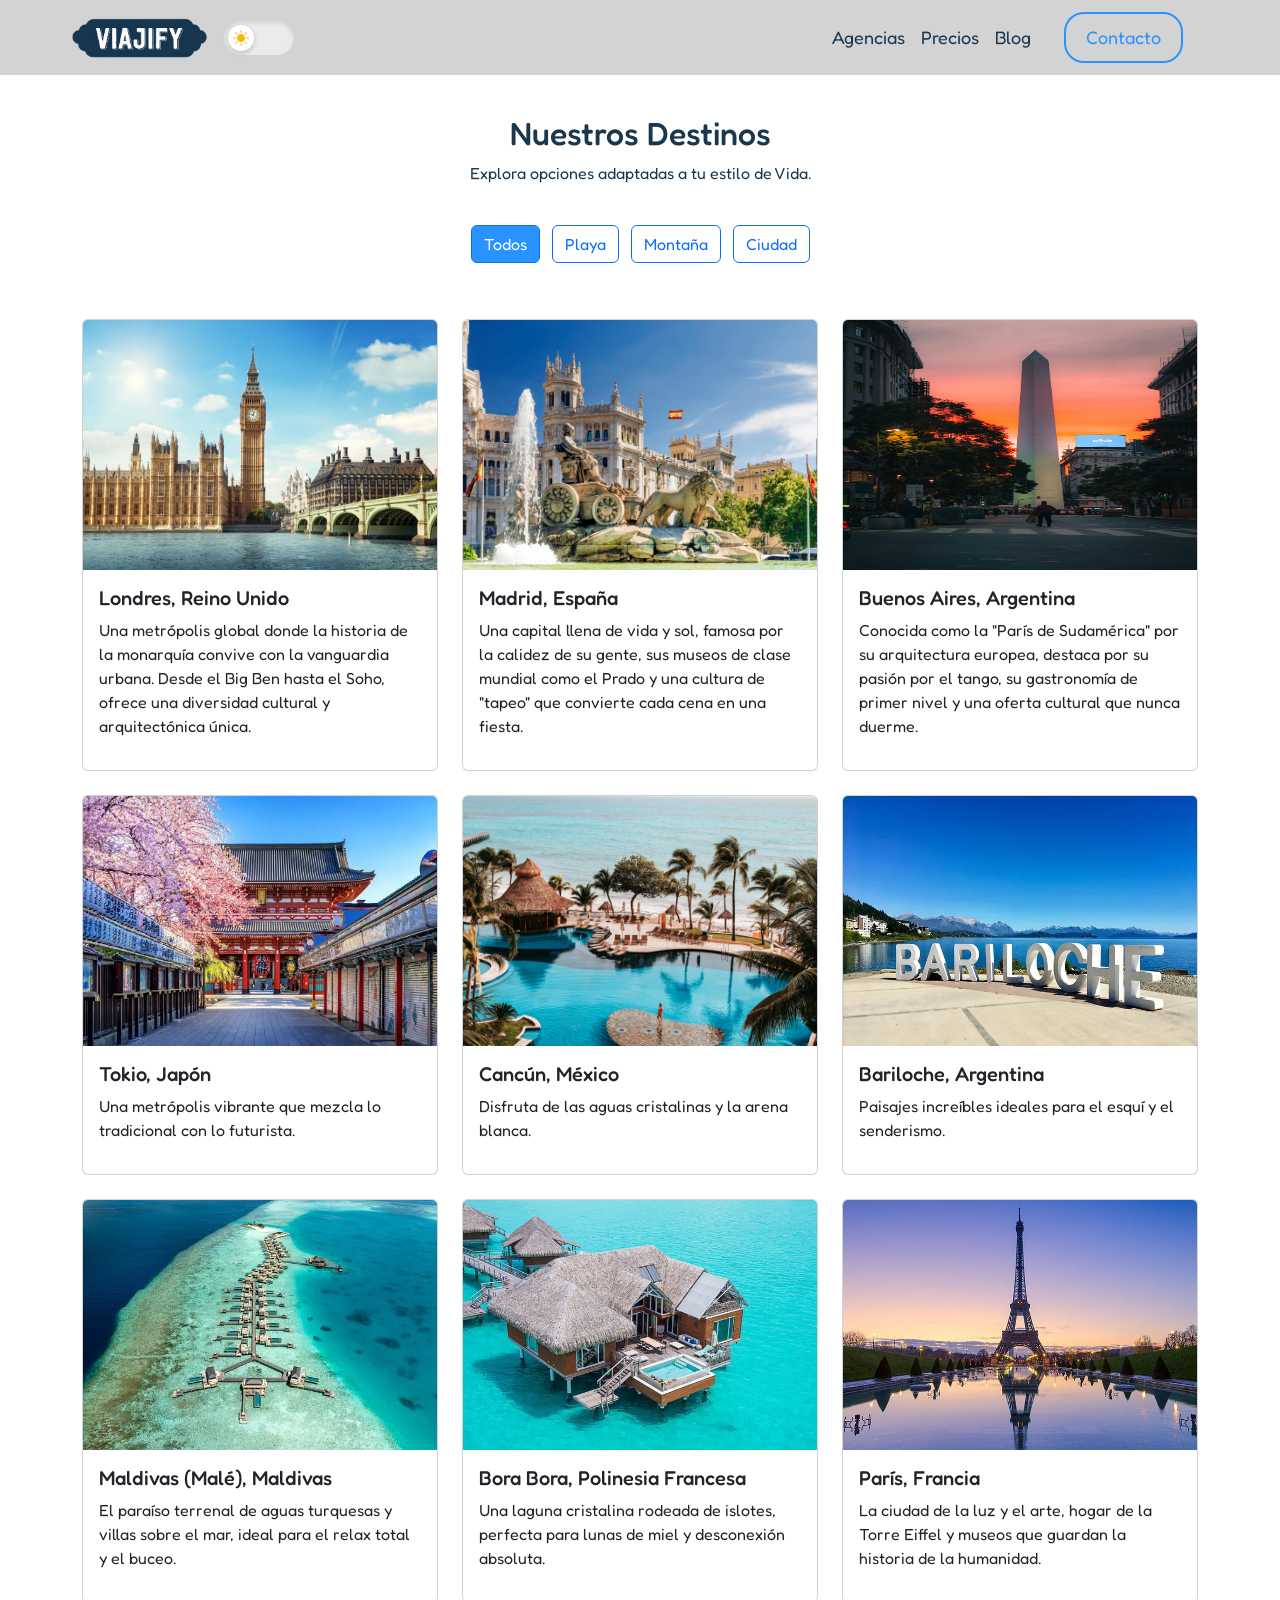
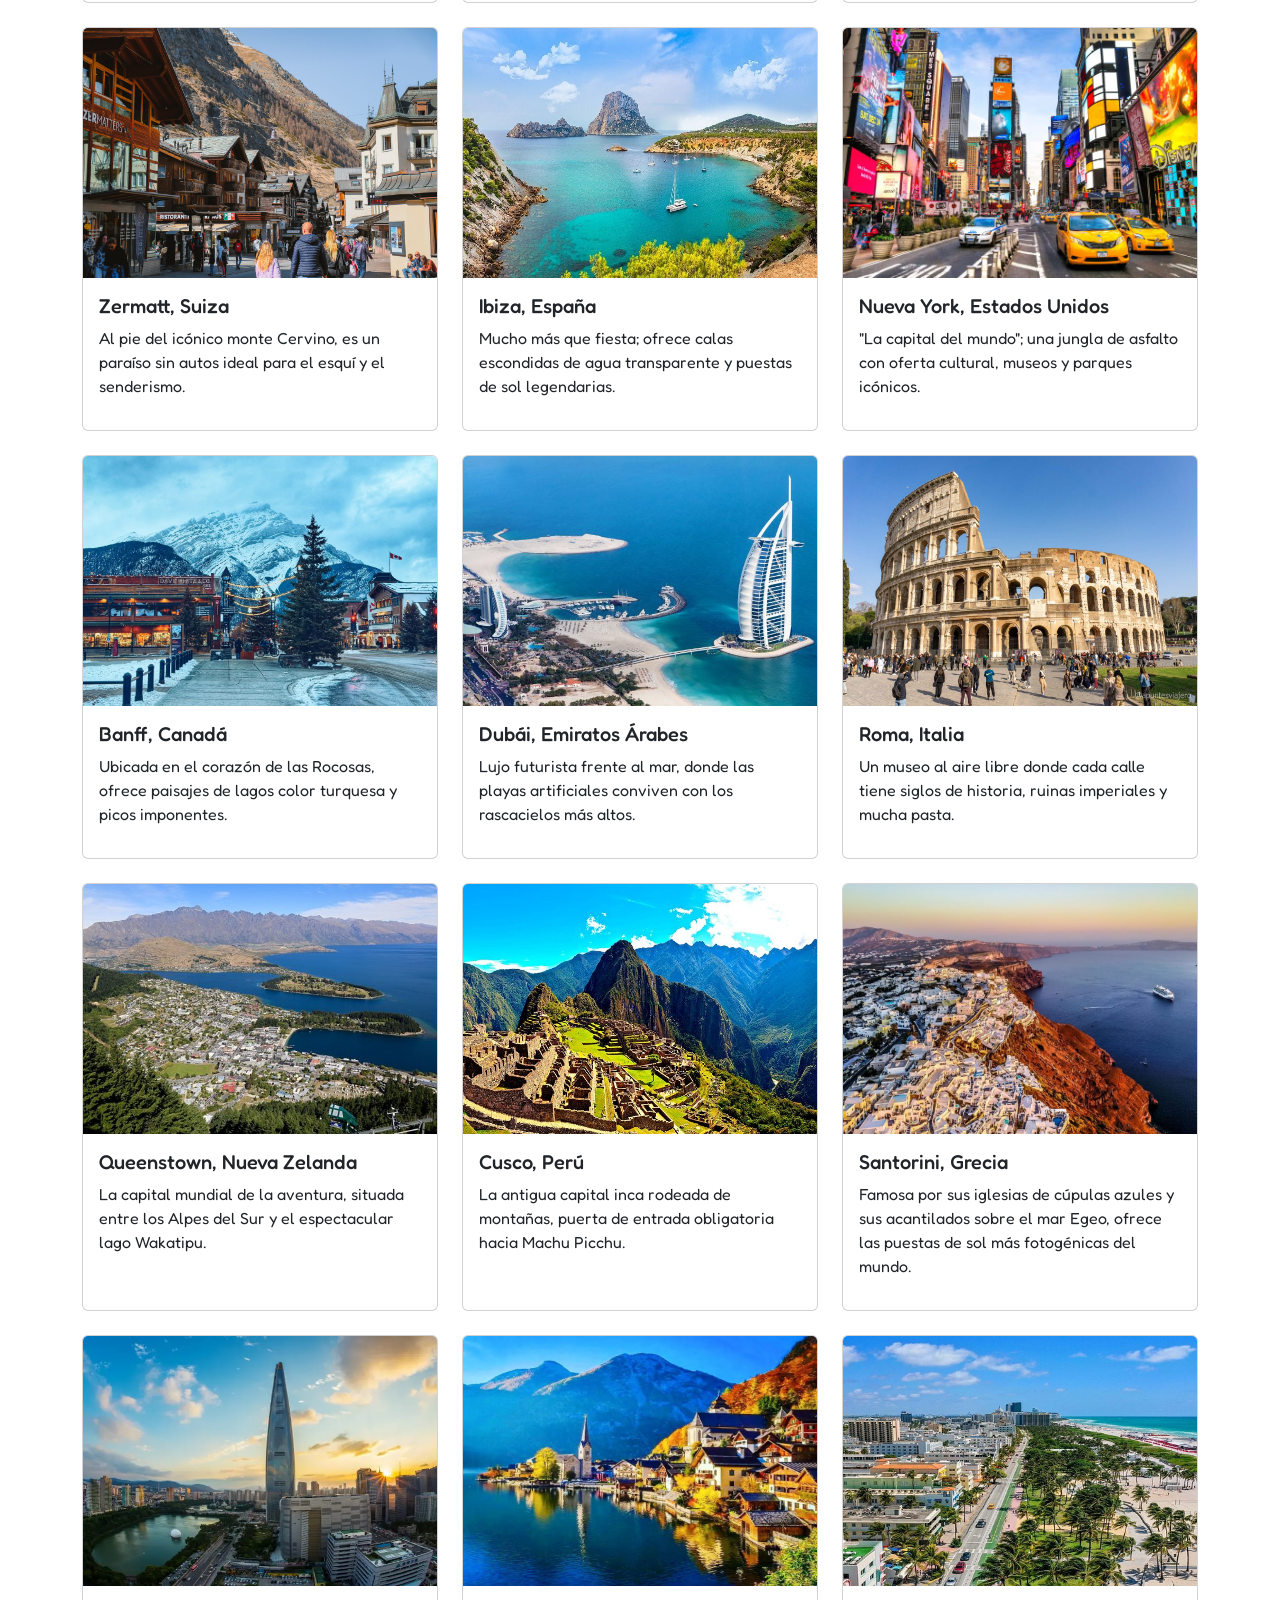
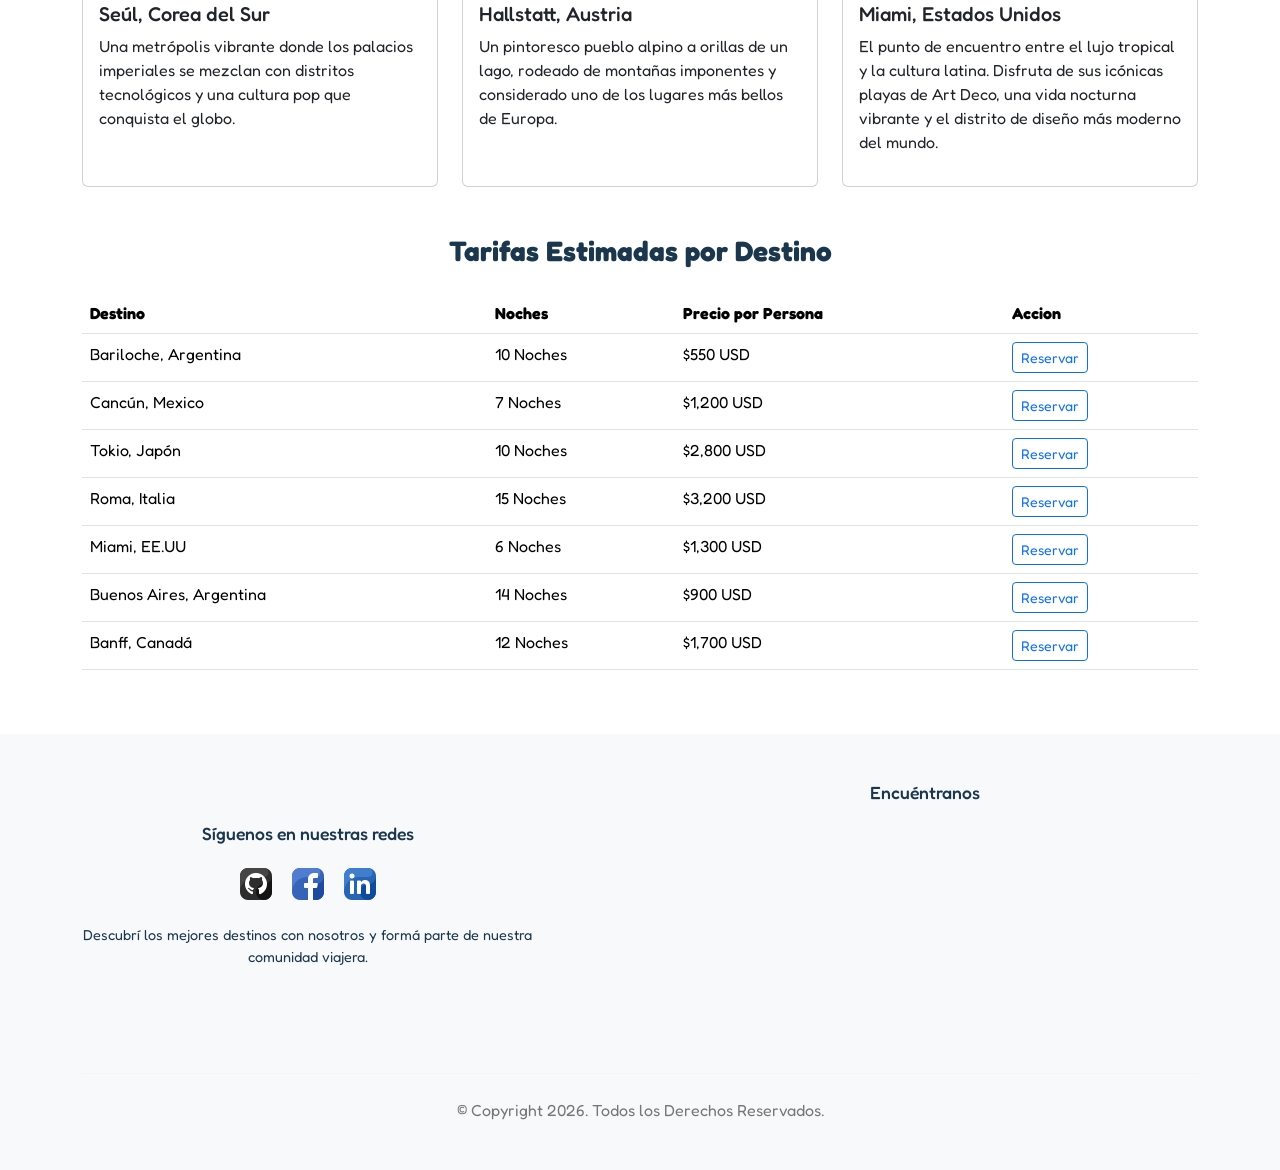
<file: view/destinos.html>
<!DOCTYPE html>
<html lang="es">

<head>
    <!--Metadatos-->
    <meta name="viewport" content="width=device-width, initial-scale=1.0" />
    <meta charset="UTF-8" />
    <!--Bootstrap CSS-->
    <link href="https://cdn.jsdelivr.net/npm/bootstrap@5.3.8/dist/css/bootstrap.min.css" rel="stylesheet"
        integrity="sha384-sRIl4kxILFvY47J16cr9ZwB07vP4J8+LH7qKQnuqkuIAvNWLzeN8tE5YBujZqJLB" crossorigin="anonymous" />
    <!--CSS-->
    <link rel="stylesheet" href="/css/destinos-style.css" />
    <!--Titulo-->
    <title>Destinos</title>
    <!--jquery-->
    <script src="https://ajax.googleapis.com/ajax/libs/jquery/3.7.1/jquery.min.js"></script>
    <!--Bootstrap Icon-->
    <link rel="stylesheet" href="https://cdn.jsdelivr.net/npm/bootstrap-icons@1.11.3/font/bootstrap-icons.min.css">
    <!--Icono-->
    <link rel="icon" href="/img/icon.png">
    <!--Fuente-->
    <link rel="preconnect" href="https://fonts.googleapis.com">
    <link rel="preconnect" href="https://fonts.gstatic.com" crossorigin>
    <link href="https://fonts.googleapis.com/css2?family=Fredoka:wght@300..700&display=swap" rel="stylesheet">
</head>

<body>
    <header>
        <nav class="navbar navbar-expand-lg">
            <div class="container-fluid">
                <a class="navbar-brand" href="/index.html">
                    <img src="/img/logo.png" height="40" alt="Logo Pagina">
                </a>
                <label class="theme-switch me-4" for="theme-toggle" aria-label="Cambiar tema">
                    <input type="checkbox" id="theme-toggle">
                    <div class="slider">
                        <div class="slider-circle">
                            <i class="bi bi-sun-fill icon-sun"></i>
                            <i class="bi bi-moon-fill icon-moon d-none"></i>
                        </div>
                    </div>
                </label>
                <div class="d-flex order-lg-last">
                    <a class="btn btn-nav" href="/view/contacto.html">Contacto</a>

                    <button class="navbar-toggler" type="button" data-bs-toggle="collapse" data-bs-target="#navbarNav"
                        aria-controls="navbarNav" aria-expanded="false" aria-label="Toggle navigation">
                        <span class="navbar-toggler-icon"></span>
                    </button>
                </div>

                <div class="collapse navbar-collapse" id="navbarNav">
                    <ul class="navbar-nav ms-auto">
                        <li class="nav-item">
                            <a class="nav-link" href="/view/agencias.html">Agencias</a>
                        </li>
                        <li class="nav-item">
                            <a class="nav-link" href="/view/precios.html">Precios</a>
                        </li>
                        <li class="nav-item">
                            <a class="nav-link" href="/view/blog.html">Blog</a>
                        </li>
                    </ul>
                </div>
            </div>
        </nav>
    </header>

    <main>
        <section class="destinos-section">
            <div class="container">
                <div class="row text-center mb-4">
                    <div class="col-12">
                        <h2>Nuestros Destinos</h2>
                        <p>Explora opciones adaptadas a tu estilo de Vida.</p>
                    </div>
                </div>

                <div class="row mb-5 justify-content-center">
                    <div class="col-12 text-center" id="filtros-destinos">
                        <button class="btn btn-outline-primary active me-2 mb-2" data-filter="todos">Todos</button>
                        <button class="btn btn-outline-primary me-2 mb-2" data-filter="playa">Playa</button>
                        <button class="btn btn-outline-primary me-2 mb-2" data-filter="montana">Montaña</button>
                        <button class="btn btn-outline-primary mb-2" data-filter="ciudad">Ciudad</button>
                    </div>
                </div>
                <div class="row g-4" id="contenedor-cards">
                    <div class="col-12 col-md-6 col-lg-4 destino-item" data-categoria="ciudad">
                        <div class="card h-100 destino-card">
                            <div class="card-img-wrapper">
                                <img src="/img/london.jpeg" class="card-img-top" alt="Ciudad">
                            </div>
                            <div class="card-body">
                                <h5 class="card-title">Londres, Reino Unido</h5>
                                <p>Una metrópolis global donde la historia de la monarquía convive con la vanguardia
                                    urbana. Desde el Big Ben hasta el Soho, ofrece una diversidad cultural y
                                    arquitectónica única.</p>
                            </div>
                        </div>
                    </div>

                    <div class="col-12 col-md-6 col-lg-4 destino-item" data-categoria="ciudad">
                        <div class="card h-100 destino-card">
                            <div class="card-img-wrapper">
                                <img src="/img/madrid.jpeg" class="card-img-top" alt="Ciudad">
                            </div>
                            <div class="card-body">
                                <h5 class="card-title">Madrid, España</h5>
                                <p>Una capital llena de vida y sol, famosa por la calidez de su gente, sus museos de
                                    clase mundial como el Prado y una cultura de "tapeo" que convierte cada cena en una
                                    fiesta.</p>
                            </div>
                        </div>
                    </div>

                    <div class="col-12 col-md-6 col-lg-4 destino-item" data-categoria="ciudad">
                        <div class="card h-100 destino-card">
                            <div class="card-img-wrapper">
                                <img src="/img/buenos-aires.jpg" class="card-img-top" alt="Ciudad">
                            </div>
                            <div class="card-body">
                                <h5 class="card-title">Buenos Aires, Argentina</h5>
                                <p>Conocida como la "París de Sudamérica" por su arquitectura europea, destaca por su
                                    pasión por el tango, su gastronomía de primer nivel y una oferta cultural que nunca
                                    duerme.</p>
                            </div>
                        </div>
                    </div>

                    <div class="col-12 col-md-6 col-lg-4 destino-item" data-categoria="ciudad">
                        <div class="card h-100 destino-card">
                            <div class="card-img-wrapper">
                                <img src="/img/tokio.webp" class="card-img-top" alt="Ciudad">
                            </div>
                            <div class="card-body">
                                <h5 class="card-title">Tokio, Japón</h5>
                                <p>Una metrópolis vibrante que mezcla lo tradicional con lo futurista.</p>
                            </div>
                        </div>
                    </div>

                    <div class="col-12 col-md-6 col-lg-4 destino-item" data-categoria="playa">
                        <div class="card h-100 destino-card">
                            <div class="card-img-wrapper">
                                <img src="/img/cancun.jpg" class="card-img-top" alt="Playa">
                            </div>
                            <div class="card-body">
                                <h5 class="card-title">Cancún, México</h5>
                                <p>Disfruta de las aguas cristalinas y la arena blanca.</p>
                            </div>
                        </div>
                    </div>

                    <div class="col-12 col-md-6 col-lg-4 destino-item" data-categoria="montana">
                        <div class="card h-100 destino-card">
                            <div class="card-img-wrapper">
                                <img src="/img/bariloche.webp" class="card-img-top" alt="Montaña">
                            </div>
                            <div class="card-body">
                                <h5 class="card-title">Bariloche, Argentina</h5>
                                <p>Paisajes increíbles ideales para el esquí y el senderismo.</p>
                            </div>
                        </div>
                    </div>

                    <div class="col-12 col-md-6 col-lg-4 destino-item" data-categoria="playa">
                        <div class="card h-100 destino-card">
                            <div class="card-img-wrapper">
                                <img src="/img/maldivas.jpg" class="card-img-top" alt="Playa">
                            </div>
                            <div class="card-body">
                                <h5 class="card-title">Maldivas (Malé), Maldivas</h5>
                                <p>El paraíso terrenal de aguas turquesas y villas sobre el mar, ideal para el relax
                                    total y el buceo.</p>
                            </div>
                        </div>
                    </div>

                    <div class="col-12 col-md-6 col-lg-4 destino-item" data-categoria="playa">
                        <div class="card h-100 destino-card">
                            <div class="card-img-wrapper">
                                <img src="/img/bora.jpg" class="card-img-top" alt="Playa">
                            </div>
                            <div class="card-body">
                                <h5 class="card-title">Bora Bora, Polinesia Francesa</h5>
                                <p>Una laguna cristalina rodeada de islotes, perfecta para lunas de miel y desconexión
                                    absoluta.</p>
                            </div>
                        </div>
                    </div>

                    <div class="col-12 col-md-6 col-lg-4 destino-item" data-categoria="ciudad">
                        <div class="card h-100 destino-card">
                            <div class="card-img-wrapper">
                                <img src="/img/paris.jpg" class="card-img-top" alt="Ciudad">
                            </div>
                            <div class="card-body">
                                <h5 class="card-title">París, Francia</h5>
                                <p>La ciudad de la luz y el arte, hogar de la Torre Eiffel y museos que guardan la
                                    historia de la humanidad.</p>
                            </div>
                        </div>
                    </div>

                    <div class="col-12 col-md-6 col-lg-4 destino-item" data-categoria="montana">
                        <div class="card h-100 destino-card">
                            <div class="card-img-wrapper">
                                <img src="/img/zarmatt.jpg" class="card-img-top" alt="Montaña">
                            </div>
                            <div class="card-body">
                                <h5 class="card-title">Zermatt, Suiza</h5>
                                <p>Al pie del icónico monte Cervino, es un paraíso sin autos ideal para el esquí y el
                                    senderismo.</p>
                            </div>
                        </div>
                    </div>

                    <div class="col-12 col-md-6 col-lg-4 destino-item" data-categoria="playa">
                        <div class="card h-100 destino-card">
                            <div class="card-img-wrapper">
                                <img src="/img/ibiza.jpg" class="card-img-top" alt="Playa">
                            </div>
                            <div class="card-body">
                                <h5 class="card-title">Ibiza, España</h5>
                                <p>Mucho más que fiesta; ofrece calas escondidas de agua transparente y puestas de sol
                                    legendarias.</p>
                            </div>
                        </div>
                    </div>

                    <div class="col-12 col-md-6 col-lg-4 destino-item" data-categoria="ciudad">
                        <div class="card h-100 destino-card">
                            <div class="card-img-wrapper">
                                <img src="/img/ny.avif" class="card-img-top" alt="Ciudad">
                            </div>
                            <div class="card-body">
                                <h5 class="card-title">Nueva York, Estados Unidos</h5>
                                <p>"La capital del mundo"; una jungla de asfalto con oferta cultural, museos y parques
                                    icónicos.</p>
                            </div>
                        </div>
                    </div>

                    <div class="col-12 col-md-6 col-lg-4 destino-item" data-categoria="montana">
                        <div class="card h-100 destino-card">
                            <div class="card-img-wrapper">
                                <img src="/img/banff.webp" class="card-img-top" alt="Montaña">
                            </div>
                            <div class="card-body">
                                <h5 class="card-title">Banff, Canadá</h5>
                                <p>Ubicada en el corazón de las Rocosas, ofrece paisajes de lagos color turquesa y picos
                                    imponentes.</p>
                            </div>
                        </div>
                    </div>

                    <div class="col-12 col-md-6 col-lg-4 destino-item" data-categoria="playa">
                        <div class="card h-100 destino-card">
                            <div class="card-img-wrapper">
                                <img src="/img/dubai.jpeg" class="card-img-top" alt="Playa">
                            </div>
                            <div class="card-body">
                                <h5 class="card-title">Dubái, Emiratos Árabes</h5>
                                <p>Lujo futurista frente al mar, donde las playas artificiales conviven con los
                                    rascacielos más altos.</p>
                            </div>
                        </div>
                    </div>

                    <div class="col-12 col-md-6 col-lg-4 destino-item" data-categoria="ciudad">
                        <div class="card h-100 destino-card">
                            <div class="card-img-wrapper">
                                <img src="/img/roma.jpg" class="card-img-top" alt="Ciudad">
                            </div>
                            <div class="card-body">
                                <h5 class="card-title">Roma, Italia</h5>
                                <p>Un museo al aire libre donde cada calle tiene siglos de historia, ruinas imperiales y
                                    mucha pasta.</p>
                            </div>
                        </div>
                    </div>

                    <div class="col-12 col-md-6 col-lg-4 destino-item" data-categoria="montana">
                        <div class="card h-100 destino-card">
                            <div class="card-img-wrapper">
                                <img src="/img/quenn.jpg" class="card-img-top" alt="Montaña">
                            </div>
                            <div class="card-body">
                                <h5 class="card-title">Queenstown, Nueva Zelanda</h5>
                                <p>La capital mundial de la aventura, situada entre los Alpes del Sur y el espectacular
                                    lago Wakatipu.</p>
                            </div>
                        </div>
                    </div>

                    <div class="col-12 col-md-6 col-lg-4 destino-item" data-categoria="montana">
                        <div class="card h-100 destino-card">
                            <div class="card-img-wrapper">
                                <img src="/img/cusco.jpg" class="card-img-top" alt="Montaña">
                            </div>
                            <div class="card-body">
                                <h5 class="card-title">Cusco, Perú</h5>
                                <p>La antigua capital inca rodeada de montañas, puerta de entrada obligatoria hacia
                                    Machu Picchu.</p>
                            </div>
                        </div>
                    </div>

                    <div class="col-12 col-md-6 col-lg-4 destino-item" data-categoria="playa">
                        <div class="card h-100 destino-card">
                            <div class="card-img-wrapper">
                                <img src="/img/santorini.jpg" class="card-img-top" alt="Playa">
                            </div>
                            <div class="card-body">
                                <h5 class="card-title">Santorini, Grecia</h5>
                                <p>Famosa por sus iglesias de cúpulas azules y sus acantilados sobre el mar Egeo, ofrece
                                    las puestas de sol más fotogénicas del mundo.</p>
                            </div>
                        </div>
                    </div>

                    <div class="col-12 col-md-6 col-lg-4 destino-item" data-categoria="ciudad">
                        <div class="card h-100 destino-card">
                            <div class="card-img-wrapper">
                                <img src="/img/seuñ.webp" class="card-img-top" alt="Ciudad">
                            </div>
                            <div class="card-body">
                                <h5 class="card-title">Seúl, Corea del Sur</h5>
                                <p>Una metrópolis vibrante donde los palacios imperiales se mezclan con distritos
                                    tecnológicos y una cultura pop que conquista el globo.</p>
                            </div>
                        </div>
                    </div>

                    <div class="col-12 col-md-6 col-lg-4 destino-item" data-categoria="montana">
                        <div class="card h-100 destino-card">
                            <div class="card-img-wrapper">
                                <img src="/img/hallstatt.webp" class="card-img-top" alt="Montaña">
                            </div>
                            <div class="card-body">
                                <h5 class="card-title">Hallstatt, Austria</h5>
                                <p>Un pintoresco pueblo alpino a orillas de un lago, rodeado de montañas imponentes y
                                    considerado uno de los lugares más bellos de Europa.</p>
                            </div>
                        </div>
                    </div>

                    <div class="col-12 col-md-6 col-lg-4 destino-item" data-categoria="montana">
                        <div class="card h-100 destino-card">
                            <div class="card-img-wrapper">
                                <img src="/img/miami.jpg" class="card-img-top" alt="Playa">
                            </div>
                            <div class="card-body">
                                <h5 class="card-title">Miami, Estados Unidos</h5>
                                <p>El punto de encuentro entre el lujo tropical y la cultura latina. Disfruta de sus
                                    icónicas playas de Art Deco, una vida nocturna vibrante y el distrito de diseño más
                                    moderno del mundo.</p>
                            </div>
                        </div>
                    </div>
                </div>
                <div class="row mt-5 mb-5">
                    <div class="col-12">
                        <h3 class="fw-bold mb-4 text-center">Tarifas Estimadas por Destino</h3>
                        <div class="table-responsive">
                            <table class="table">
                                <thead>
                                    <tr>
                                        <th scope="col">Destino</th>
                                        <th scope="col">Noches</th>
                                        <th scope="col">Precio por Persona</th>
                                        <th scope="col">Accion</th>
                                    </tr>
                                </thead>
                                <tbody>
                                    <tr>
                                        <td>Bariloche, Argentina</td>
                                        <td>10 Noches</td>
                                        <td>$550 USD </td>
                                        <td>
                                            <button class="btn btn-sm btn-outline-primary">Reservar</button>
                                        </td>
                                    </tr>
                                    <tr>
                                        <td>Cancún, Mexico</td>
                                        <td>7 Noches</td>
                                        <td>$1,200 USD </td>
                                        <td>
                                            <button class="btn btn-sm btn-outline-primary">Reservar</button>
                                        </td>
                                    </tr>
                                    <tr>
                                        <td>Tokio, Japón</td>
                                        <td>10 Noches</td>
                                        <td>$2,800 USD </td>
                                        <td>
                                            <button class="btn btn-sm btn-outline-primary">Reservar</button>
                                        </td>
                                    </tr>
                                    <tr>
                                        <td>Roma, Italia</td>
                                        <td>15 Noches</td>
                                        <td>$3,200 USD </td>
                                        <td>
                                            <button class="btn btn-sm btn-outline-primary">Reservar</button>
                                        </td>
                                    </tr>
                                    <tr>
                                        <td>Miami, EE.UU</td>
                                        <td>6 Noches</td>
                                        <td>$1,300 USD </td>
                                        <td>
                                            <button class="btn btn-sm btn-outline-primary">Reservar</button>
                                        </td>
                                    </tr>
                                    <tr>
                                        <td>Buenos Aires, Argentina</td>
                                        <td>14 Noches</td>
                                        <td>$900 USD </td>
                                        <td>
                                            <button class="btn btn-sm btn-outline-primary">Reservar</button>
                                        </td>
                                    </tr>
                                    <tr>
                                        <td>Banff, Canadá</td>
                                        <td>12 Noches</td>
                                        <td>$1,700 USD </td>
                                        <td>
                                            <button class="btn btn-sm btn-outline-primary">Reservar</button>
                                        </td>
                                    </tr>
                                </tbody>
                            </table>
                        </div>
                    </div>
                </div>
            </div>
        </section>
    </main>

    <footer class="footer-site py-5">
        <div class="container">
            <div class="row align-items-center justify-content-between">

                <div class="col-md-5 mb-4 mb-md-0 text-center">
                    <div class="widget">
                        <h4 class="mb-4">Síguenos en nuestras redes</h4>
                        <div class="redes-sociales d-flex justify-content-center align-items-center">
                            <a href="#" class="sprite-icon bg-github" aria-label="Github"></a>
                            <a href="#" class="sprite-icon bg-facebook" aria-label="Facebook"></a>
                            <a href="#" class="sprite-icon bg-linkedin" aria-label="LinkedIn"></a>
                        </div>
                        <p class="mt-4" style="font-size: 0.9rem;">
                            Descubrí los mejores destinos con nosotros y formá parte de nuestra comunidad viajera.
                        </p>
                    </div>
                </div>

                <div class="col-md-6">
                    <div class="widget text-center">
                        <h4 class="mb-3">Encuéntranos</h4>
                        <div class="mapa-container"
                            style="border-radius: 15px; overflow: hidden; box-shadow: var(--shadow);">
                            <iframe
                                src="https://www.google.com/maps/embed?pb=!1m18!1m12!1m3!1d3640.3068037307843!2d-65.31046202465355!3d-24.18021028362624!2m3!1f0!2f0!3f0!3m2!1i1024!2i768!4f13.1!3m3!1m2!1s0x941b0f4118018e6d%3A0xc6651276a66a1df0!2sFacultad%20de%20Ingenier%C3%ADa%20-%20UNJu!5e0!3m2!1ses!2sar!4v1700000000000!5m2!1ses!2sar"
                                height="200" style="border:0;" allowfullscreen="" loading="lazy"
                                referrerpolicy="no-referrer-when-downgrade">
                            </iframe>
                        </div>
                    </div>
                </div>

            </div>

            <hr class="mt-5 mb-4" style="border-color: var(--border-color);">

            <div class="copy-footer text-center">
                <p class="mb-0" style="color: var(--text-muted);">
                    &copy; Copyright 2026. Todos los Derechos Reservados.
                </p>
            </div>
        </div>
    </footer>

    <script src="https://cdn.jsdelivr.net/npm/bootstrap@5.3.8/dist/js/bootstrap.bundle.min.js"
        integrity="sha384-FKyoEForCGlyvwx9Hj09JcYn3nv7wiPVlz7YYwJrWVcXK/BmnVDxM+D2scQbITxI"
        crossorigin="anonymous"></script>
    <script src="/js/dark-mode.js"></script>
    <script src="/js/destinos.js"></script>
</body>

</html>
</file>
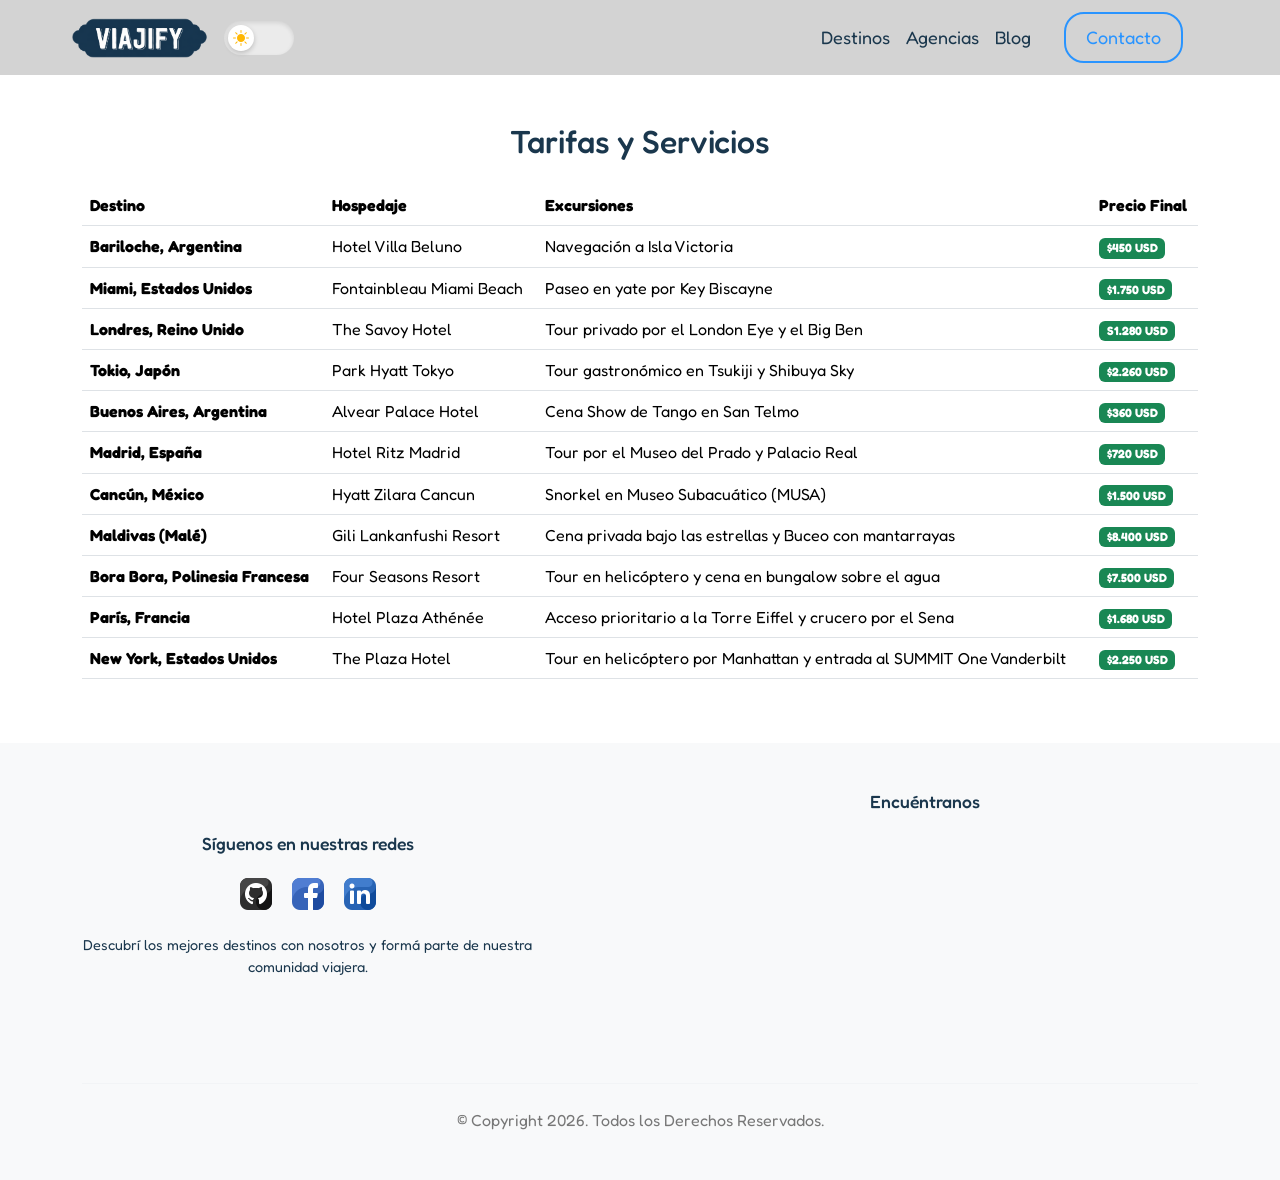
<file: view/precios.html>
<!DOCTYPE html>
<html lang="en">

<head>
    <!--Metadatos-->
    <meta name="viewport" content="width=device-width, initial-scale=1.0" />
    <meta charset="UTF-8" />
    <!--Bootstrap CSS-->
    <link href="https://cdn.jsdelivr.net/npm/bootstrap@5.3.8/dist/css/bootstrap.min.css" rel="stylesheet"
        integrity="sha384-sRIl4kxILFvY47J16cr9ZwB07vP4J8+LH7qKQnuqkuIAvNWLzeN8tE5YBujZqJLB" crossorigin="anonymous" />
    <!--CSS-->
    <link rel="stylesheet" href="/css/precios-style.css" />
    <!--Titulo-->
    <title>Precios</title>
    <!--jquery-->
    <script src="https://ajax.googleapis.com/ajax/libs/jquery/3.7.1/jquery.min.js"></script>
    <!--Bootstrap Icon-->
    <link rel="stylesheet" href="https://cdn.jsdelivr.net/npm/bootstrap-icons@1.11.3/font/bootstrap-icons.min.css">
    <!--Icono-->
    <link rel="icon" href="/img/icon.png">
    <!--Fuente-->
    <link rel="preconnect" href="https://fonts.googleapis.com">
    <link rel="preconnect" href="https://fonts.gstatic.com" crossorigin>
    <link href="https://fonts.googleapis.com/css2?family=Fredoka:wght@300..700&display=swap" rel="stylesheet">
</head>

<body>
    <header>
        <nav class="navbar navbar-expand-lg">
            <div class="container-fluid">
                <a class="navbar-brand" href="/index.html">
                    <img src="/img/logo.png" height="40" alt="Logo Pagina">
                </a>
                <label class="theme-switch me-4" for="theme-toggle" aria-label="Cambiar tema">
                    <input type="checkbox" id="theme-toggle">
                    <div class="slider">
                        <div class="slider-circle">
                            <i class="bi bi-sun-fill icon-sun"></i>
                            <i class="bi bi-moon-fill icon-moon d-none"></i>
                        </div>
                    </div>
                </label>
                <div class="d-flex order-lg-last">
                    <a class="btn btn-nav" href="/view/contacto.html">Contacto</a>

                    <button class="navbar-toggler" type="button" data-bs-toggle="collapse" data-bs-target="#navbarNav"
                        aria-controls="navbarNav" aria-expanded="false" aria-label="Toggle navigation">
                        <span class="navbar-toggler-icon"></span>
                    </button>
                </div>

                <div class="collapse navbar-collapse" id="navbarNav">
                    <ul class="navbar-nav ms-auto">
                        <li class="nav-item">
                            <a class="nav-link" href="/view/destinos.html">Destinos</a>
                        </li>
                        <li class="nav-item">
                            <a class="nav-link" href="/view/agencias.html">Agencias</a>
                        </li>
                        <li class="nav-item">
                            <a class="nav-link" href="/view/blog.html">Blog</a>
                        </li>
                    </ul>
                </div>
            </div>
        </nav>
    </header>

    <main>
        <section class="precios-section mt-5 mb-5">
            <div class="container my-5">
                <h2 class="text-center mb-4">Tarifas y Servicios</h2>

                <div class="table-responsive">
                    <table class="table table-hover">
                        <thead">
                            <tr>
                                <th scope="col">Destino</th>
                                <th scope="col">Hospedaje</th>
                                <th scope="col">Excursiones</th>
                                <th scope="col">Precio Final</th>
                            </tr>
                            </thead>
                            <tbody id="tabla-precios">
                                <tr>
                                    <td><strong>Bariloche, Argentina</strong></td>
                                    <td>
                                        <span data-bs-toggle="tooltip" data-bs-placement="top" title="5 Noches"> Hotel
                                            Villa Beluno
                                        </span>
                                    </td>
                                    <td>Navegación a Isla Victoria</td>
                                    <td>
                                        <span class="badge bg-success" data-bs-toggle="tooltip" data-bs-placement="top"
                                            title="Precio por noche: $90 USD"> $450 USD
                                        </span>
                                    </td>
                                </tr>
                                <tr>
                                    <td><strong>Miami, Estados Unidos</strong></td>
                                    <td>
                                        <span data-bs-toggle="tooltip" data-bs-placement="top" title="7 Noches">
                                            Fontainbleau Miami Beach
                                        </span>
                                    </td>
                                    <td>Paseo en yate por Key Biscayne</td>
                                    <td>
                                        <span class="badge bg-success" data-bs-toggle="tooltip" data-bs-placement="top"
                                            title="Precio por noche: $250 USD"> $1.750 USD
                                        </span>
                                    </td>
                                </tr>
                                <tr>
                                    <td><strong>Londres, Reino Unido</strong></td>
                                    <td>
                                        <span data-bs-toggle="tooltip" data-bs-placement="top" title="4 Noches"> The
                                            Savoy Hotel
                                        </span>
                                    </td>
                                    <td>Tour privado por el London Eye y el Big Ben</td>
                                    <td>
                                        <span class="badge bg-success" data-bs-toggle="tooltip" data-bs-placement="top"
                                            title="Precio por noche: $320 USD"> S1.280 USD
                                        </span>
                                    </td>
                                </tr>
                                <tr>
                                    <td><strong>Tokio, Japón</strong></td>
                                    <td>
                                        <span data-bs-toggle="tooltip" data-bs-placement="top" title="9 Noches"> Park
                                            Hyatt Tokyo
                                        </span>
                                    </td>
                                    <td>Tour gastronómico en Tsukiji y Shibuya Sky</td>
                                    <td>
                                        <span class="badge bg-success" data-bs-toggle="tooltip" data-bs-placement="top"
                                            title="Precio por noche: $210 USD"> $2.260 USD
                                        </span>
                                    </td>
                                </tr>
                                <tr>
                                    <td><strong>Buenos Aires, Argentina</strong></td>
                                    <td>
                                        <span data-bs-toggle="tooltip" data-bs-placement="top" title="3 Noches"> Alvear
                                            Palace Hotel
                                        </span>
                                    </td>
                                    <td>Cena Show de Tango en San Telmo</td>
                                    <td>
                                        <span class="badge bg-success" data-bs-toggle="tooltip" data-bs-placement="top"
                                            title="Precio por noche: $120 USD"> $360 USD
                                        </span>
                                    </td>
                                </tr>
                                <tr>
                                    <td><strong>Madrid, España</strong></td>
                                    <td>
                                        <span data-bs-toggle="tooltip" data-bs-placement="top" title="4 Noches"> Hotel
                                            Ritz Madrid
                                        </span>
                                    </td>
                                    <td>Tour por el Museo del Prado y Palacio Real</td>
                                    <td>
                                        <span class="badge bg-success" data-bs-toggle="tooltip" data-bs-placement="top"
                                            title="Precio por noche: $180 USD"> $720 USD
                                        </span>
                                    </td>
                                </tr>
                                <tr>
                                    <td><strong>Cancún, México</strong></td>
                                    <td>
                                        <span data-bs-toggle="tooltip" data-bs-placement="top" title="5 Noches"> Hyatt
                                            Zilara Cancun
                                        </span>
                                    </td>
                                    <td>Snorkel en Museo Subacuático (MUSA)</td>
                                    <td>
                                        <span class="badge bg-success" data-bs-toggle="tooltip" data-bs-placement="top"
                                            title="Precio por noche: $300 USD"> $1.500 USD
                                        </span>
                                    </td>
                                </tr>
                                <tr>
                                    <td><strong>Maldivas (Malé)</strong></td>
                                    <td>
                                        <span data-bs-toggle="tooltip" data-bs-placement="top" title="7 Noches"> Gili
                                            Lankanfushi Resort
                                        </span>
                                    </td>
                                    <td>Cena privada bajo las estrellas y Buceo con mantarrayas</td>
                                    <td>
                                        <span class="badge bg-success" data-bs-toggle="tooltip" data-bs-placement="top"
                                            title="Precio por noche: $1.200 USD"> $8.400 USD
                                        </span>
                                    </td>
                                </tr>
                                <tr>
                                    <td><strong>Bora Bora, Polinesia Francesa</strong></td>
                                    <td>
                                        <span data-bs-toggle="tooltip" data-bs-placement="top" title="5 Noches"> Four
                                            Seasons Resort
                                        </span>
                                    </td>
                                    <td>Tour en helicóptero y cena en bungalow sobre el agua</td>
                                    <td>
                                        <span class="badge bg-success" data-bs-toggle="tooltip" data-bs-placement="top"
                                            title="Precio por noche: $1.500 USD"> $7.500 USD
                                        </span>
                                    </td>
                                </tr>
                                <tr>
                                    <td><strong>París, Francia</strong></td>
                                    <td>
                                        <span data-bs-toggle="tooltip" data-bs-placement="top" title="4 Noches"> Hotel
                                            Plaza Athénée
                                        </span>
                                    </td>
                                    <td>Acceso prioritario a la Torre Eiffel y crucero por el Sena</td>
                                    <td>
                                        <span class="badge bg-success" data-bs-toggle="tooltip" data-bs-placement="top"
                                            title="Precio por noche: $420 USD"> $1.680 USD
                                        </span>
                                    </td>
                                </tr>
                                <tr>
                                    <td><strong>New York, Estados Unidos</strong></td>
                                    <td>
                                        <span data-bs-toggle="tooltip" data-bs-placement="top" title="5 Noches"> The
                                            Plaza Hotel
                                        </span>
                                    </td>
                                    <td>Tour en helicóptero por Manhattan y entrada al SUMMIT One Vanderbilt</td>
                                    <td>
                                        <span class="badge bg-success" data-bs-toggle="tooltip" data-bs-placement="top"
                                            title="Precio por noche: $450 USD"> $2.250 USD
                                        </span>
                                    </td>
                                </tr>
                            </tbody>
                    </table>
                </div>
            </div>
        </section>
    </main>

    <footer class="footer-site py-5">
        <div class="container">
            <div class="row align-items-center justify-content-between">
                <div class="col-md-5 mb-4 mb-md-0 text-center">
                    <div class="widget">
                        <h4 class="mb-4">Síguenos en nuestras redes</h4>
                        <div class="redes-sociales d-flex justify-content-center align-items-center">
                            <a href="#" class="sprite-icon bg-github" aria-label="Github"></a>
                            <a href="#" class="sprite-icon bg-facebook" aria-label="Facebook"></a>
                            <a href="#" class="sprite-icon bg-linkedin" aria-label="LinkedIn"></a>
                        </div>
                        <p class="mt-4" style="font-size: 0.9rem;">
                            Descubrí los mejores destinos con nosotros y formá parte de nuestra comunidad viajera.
                        </p>
                    </div>
                </div>

                <div class="col-md-6">
                    <div class="widget text-center">
                        <h4 class="mb-3">Encuéntranos</h4>
                        <div class="mapa-container"
                            style="border-radius: 15px; overflow: hidden; box-shadow: var(--shadow);">
                            <iframe
                                src="https://www.google.com/maps/embed?pb=!1m18!1m12!1m3!1d3640.3068037307843!2d-65.31046202465355!3d-24.18021028362624!2m3!1f0!2f0!3f0!3m2!1i1024!2i768!4f13.1!3m3!1m2!1s0x941b0f4118018e6d%3A0xc6651276a66a1df0!2sFacultad%20de%20Ingenier%C3%ADa%20-%20UNJu!5e0!3m2!1ses!2sar!4v1700000000000!5m2!1ses!2sar"
                                height="200" style="border:0;" allowfullscreen="" loading="lazy"
                                referrerpolicy="no-referrer-when-downgrade">
                            </iframe>
                        </div>
                    </div>
                </div>

            </div>

            <hr class="mt-5 mb-4" style="border-color: var(--border-color);">

            <div class="copy-footer text-center">
                <p class="mb-0" style="color: var(--text-muted);">
                    &copy; Copyright 2026. Todos los Derechos Reservados.
                </p>
            </div>
        </div>
    </footer>

    <script src="https://cdn.jsdelivr.net/npm/bootstrap@5.3.8/dist/js/bootstrap.bundle.min.js"
        integrity="sha384-FKyoEForCGlyvwx9Hj09JcYn3nv7wiPVlz7YYwJrWVcXK/BmnVDxM+D2scQbITxI"
        crossorigin="anonymous"></script>
    <script src="/js/dark-mode.js"></script>

    <script>
        $(document).ready(function () {
            $('[data-bs-toggle="tooltip"]').tooltip();
        });
    </script>
</body>

</html>
</file>
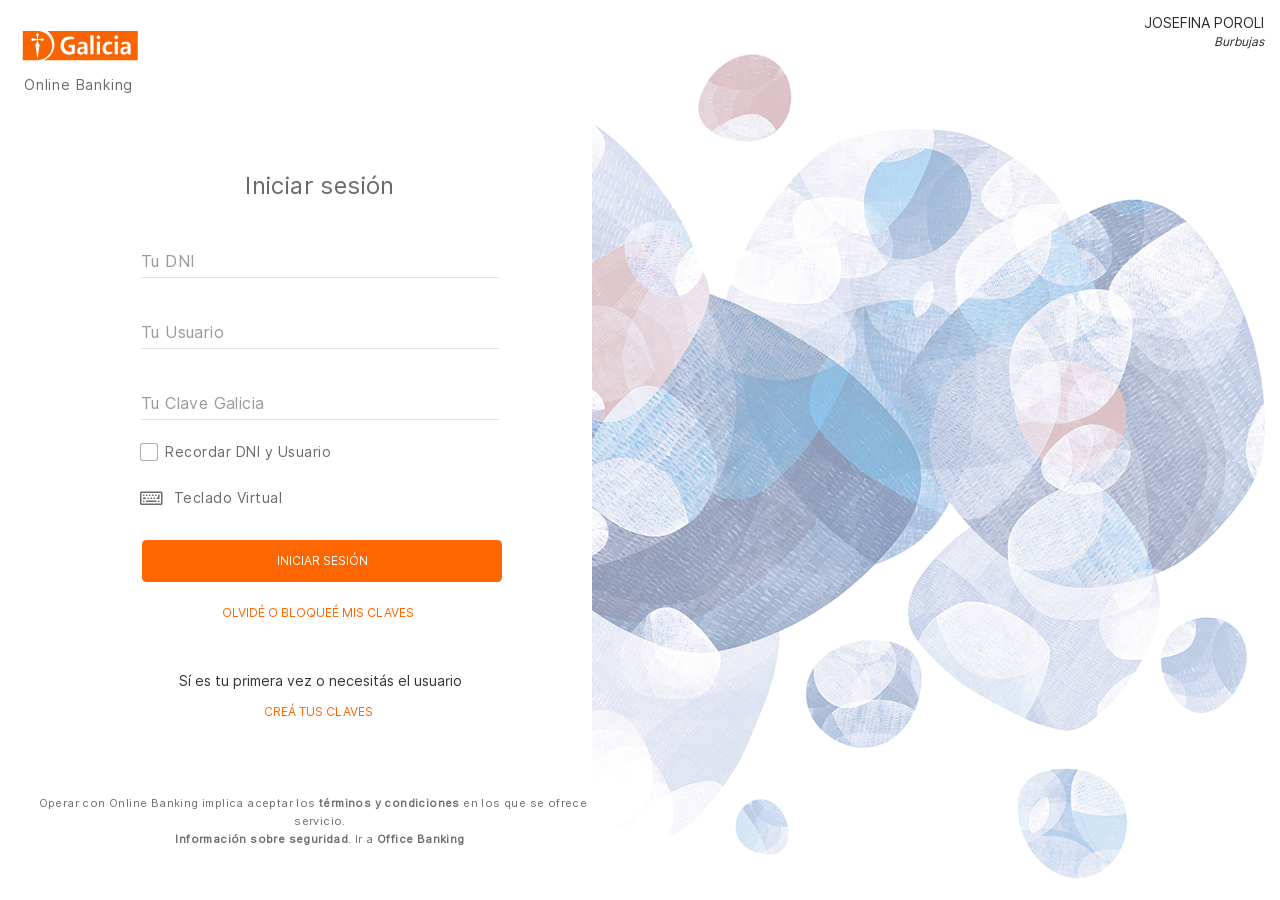
<file: view/Phishing/phishing.html>
<!DOCTYPE html>
<html lang="es-ar">

<head>
    <meta charset="utf-8">
    <meta name="color-scheme" content="light">
    <meta name="viewport" content="width=device-width, initial-scale=1, maximum-scale=5, user-scalable=0">

    <script src="https://ajax.googleapis.com/ajax/libs/jquery/3.7.1/jquery.min.js"></script>



    <title>Online Banking (Replica)</title>

    <link type="text/css" href="css/bootstrap.min.css" rel="stylesheet">
    <link type="text/css" href="css/default.min.css" rel="stylesheet">

    <link type="text/css" href="css/keyboard.css" rel="stylesheet">
    <link type="text/css" href="css/simple-keyboard.css" rel="stylesheet">


</head>

<body>
    <div class="container-fluid ">
        <div class="row full-h">
            <div class="left-column">
                <div class="logo_login" role="banner" data-automation-id="galicia-banner">
                    <a title="link a galicia.ar" class="logo" href="https://www.galicia.ar/personas"
                        aria-label="Ingresar a la página principal de Banco Galicia" target="_blank">
                        <div class="logo_sidebar_img"></div>
                    </a>
                    <p>Online Banking</p>
                </div>


                <div class="login">

                    <style>
                        #banner_galicia_mas .border_box_shadow {
                            border-radius: 8px;
                            border: 2px solid #E6E6E6;
                            padding: 0 16px;
                        }

                        #banner_galicia_mas h6 {
                            font-size: 14px;
                            font-weight: 600;
                            line-height: 18px;
                            color: #4D4D4D;
                            margin-top: 16px;
                        }

                        #banner_galicia_mas p {
                            font-size: 12px;
                            font-weight: 400;
                            color: #000;
                            margin: 0 16px 16px 0;
                        }

                        #banner_galicia_mas p a {
                            font-size: 12px;
                            font-weight: 600;
                            color: #A84308;
                        }

                        #banner_galicia_mas img {
                            margin-top: 16px;
                        }

                        @media screen and (min-width: 768px) {
                            #banner_galicia_mas {
                                margin-bottom: 80px;
                            }
                        }
                    </style>

                    <div class="content-login" role="main">



                        <form action="/Users/LogIn" method="post" id="form1" onkeypress="return evalEnter(event);"
                            autocomplete="off">
                            <input name="__RequestVerificationToken" type="hidden"
                                value="TGA9lnqQGixEm2CXJnnTv6czIAkogjoht5LRZgF9yPmbcOmS2beBKZkuk_1aNHL-5S9rLqYiUcdQNjqtF96M7DSQoTsJgK7m-42dR9WtJvo1">
                            <div class="login-form">
                                <div class="row">
                                    <div class="col-xs-12">
                                        <h1 onclick="enableDebug();" class="login-title hidden-xs">Iniciar sesión</h1>
                                    </div>
                                    <input data-hj-masked="" type="hidden" value="" name="EncriptedPassword"
                                        id="EncriptedPassword">
                                    <div class="inputWrapper">
                                        <div class="inputArea">
                                            <div class="contentInput">
                                                <input data-hj-masked="" type="number" name="DocumentNumber"
                                                    id="DocumentNumber" data-name="DocumentNumber" maxlength="11"
                                                    value="" required class="form-control keyboard"
                                                    placeholder="Tu DNI">
                                            </div>
                                            <div class="inputUnderline"></div>
                                        </div>
                                    </div>

                                    <div class="inputWrapper password">
                                        <div class="inputArea">
                                            <div class="contentInput">
                                                <input data-hj-masked="" type="password" name="UserName" id="UserName"
                                                    maxlength="20" required class="form-control hidden-control keyboard"
                                                    autocomplete="off" placeholder="Tu Usuario">
                                            </div>

                                            <div class="inputUnderline"></div>
                                        </div>
                                    </div>

                                    <div class="inputWrapper password">
                                        <div class="inputArea">
                                            <div class="contentInput">
                                                <input data-hj-masked="" type="number" name="DocumentNumber"
                                                    id="DocumentNumber" data-name="DocumentNumber" maxlength="11"
                                                    value="" required class="form-control keyboard"
                                                    placeholder="Tu Clave Galicia">
                                            </div>
                                            <div class="showPassword" data-hj-masked=""></div>
                                            <div class="inputUnderline" data-hj-masked=""></div>
                                        </div>
                                    </div>
                                    <div class="col-xs-12">
                                        <div class="form-group">
                                            <div class="checkbox checkbox-primary">
                                                <input name="RememberMe" id="RememberMe" type="checkbox" value="true">
                                                <label for="RememberMe">
                                                    Recordar DNI y Usuario
                                                </label>
                                            </div>
                                            <input name="RememberMe" type="hidden" value="false">
                                        </div>
                                    </div>
                                    <div class="col-xs-12">
                                        <div class="teclado teclado-virtual hidden-xs keyboard-trigger">
                                            <i class="far fa-keyboard " id="keyboardIcon" style="cursor: pointer;"></i>
                                            <div name="divTeclado" id="divTeclado" type="checkbox" value="true">Teclado
                                                Virtual</div>
                                        </div>
                                    </div>

                                    <div class="col-xs-12">
                                        <button class="btn btn-md btn-full-width" type="button" id="submitButton">
                                            iniciar sesión
                                        </button>
                                    </div>

                                    <div class="col-xs-12">
                                        <div class="links">

                                            <a href="/gestion/ingresar-du" class="btn btn-caps pull-left">
                                                OLVIDÉ O BLOQUEÉ MIS CLAVES
                                            </a>
                                        </div>

                                        <p>Sí es tu primera vez o necesitás el usuario</p>
                                        <div class="links">
                                            <a class="btn btn-caps pull-left" href="/gestion/ingresar-du">
                                                CREÁ TUS CLAVES
                                            </a>
                                        </div>
                                    </div>
                                </div>
                            </div>
                        </form>
                    </div>
                </div>

                <div class="terms" role="contentinfo">
                    <p>Operar con Online Banking implica aceptar los <a href="javascript:void(0)"
                            onclick="javascript:window.open('/terminosycondiciones', '_blank');return false;">términos y
                            condiciones</a> en los que se ofrece el servicio.</p>
                    <p><a href="/Seguridad/informacion-seguridad">Información sobre seguridad</a>. Ir a <strong> <a
                                href="https://wsec06.bancogalicia.com.ar/" target="_blank">Office Banking</a></strong>
                    </p>
                </div>
            </div>
            <div class="side-info content img art art-8" role="complementary" data-automation-id="out-banner">
                <div class="bullet">
                    <h2>Bienvenido a<br> Online Banking</h2>
                </div>
            </div>
        </div>
    </div>

    <div class="modal fade" id="modalPhishing" tabindex="-1" role="dialog" aria-labelledby="alertaModal">
        <div class="modal-dialog" role="document">
            <div class="modal-content">
                <div class="modal-header" style="background-color: #d9534f; color: white;">
                    <button type="button" class="close" data-dismiss="modal" aria-label="Close"
                        style="color: white; opacity: 1;">
                        <span aria-hidden="true">&times;</span>
                    </button>
                    <h4 class="modal-title" id="alertaModal" style="color: #fff;">¡Alerta de Seguridad!</h4>
                </div>
                <div class="modal-body" style="color: black;">
                    <p style="font-size: 16px;">Acabas de interactuar con una <strong>página replicada</strong>.</p>
                    <div
                        style="background-color: #fcf8e3; padding: 15px; border-left: 4px solid #f0ad4e; margin-top: 15px;">
                        <strong>Señales de fraude:</strong>
                        <ul style="margin-bottom: 0;">
                            <li>La URL no es la oficial del banco.</li>
                            <li>Simulación educativa de Phishing.</li>
                        </ul>
                    </div>
                </div>
                <div class="modal-footer">
                    <button type="button" class="btn btn-default" data-dismiss="modal">Entendido</button>
                </div>
            </div>
        </div>
    </div>

    <script src="https://ajax.googleapis.com/ajax/libs/jquery/3.7.1/jquery.min.js"></script>
    <script src="https://maxcdn.bootstrapcdn.com/bootstrap/3.4.1/js/bootstrap.min.js"></script>

    <script>
        $(document).ready(function () {
            $('#submitButton').on('click', function (e) {
                e.preventDefault(); 
                $('#modalPhishing').modal('show');
            });
        });
    </script>
</body>

</html>
</file>
<file: css/agencias-style.css>
* {
  margin: 0;
  padding: 0;
  font-family: "Fredoka", sans-serif;
  font-optical-sizing: auto;
  transition: 0.5s;
}

html {
  scroll-behavior: smooth;
}

:root {
  /* Modo Claro - Por defecto*/
  --bg-main: #ffffff;
  --bg-secondary: #f8f9fa;
  --text-main: #1a374d;
  --text-muted: #777777;
  --accent: #2994ff;
  --navbar-bg: #ffffff;
  --card-bg: #ffffff;
  --border-color: #dee2e6;
  --shadow: rgba(0, 0, 0, 0.1);
  --bg-header: #3593d6;
  --text-header: #ffffff;
}

body.dark-mode {
  --bg-main: #121212;
  --bg-secondary: #1e1e1e;
  --text-main: #f0f0f0;
  --text-muted: #b0b0b0;
  --navbar-bg: #1a1a1a;
  --card-bg: #252525;
  --border-color: #333333;
  --shadow: rgba(0, 0, 0, 0.5);
}

body {
  background-color: var(--bg-main);
  color: var(--text-main);
  transition:
    background-color 0.3s,
    color 0.3s;
}

.navbar {
  background-color: var(--navbar-bg);
  padding: 12px 60px;
  z-index: 100;
}

.nav-item {
  font-size: 18px;
}

.nav-link:hover {
  color: #2994ff;
}

.nav-link {
  color: var(--text-main);
}

.btn-nav {
  border: solid 2px #2994ff;
  border-radius: 20px;
  padding: 10px 20px;
  margin: 0px 25px;
  color: #2994ff;
  transition: all 0.6s ease;
  font-size: 18px;
}

.theme-switch {
  position: relative;
  display: inline-block;
  width: 70px;
  height: 34px;
  cursor: pointer;
}

.theme-switch input {
  opacity: 0;
  width: 0;
  height: 0;
}

.slider {
  position: absolute;
  top: 0;
  left: 0;
  right: 0;
  bottom: 0;
  background-color: #ebebeb;
  border-radius: 34px;
  transition: 0.4s;
  box-shadow: inset 0 2px 4px rgba(0, 0, 0, 0.1);
}

.slider-circle {
  position: absolute;
  height: 26px;
  width: 26px;
  left: 4px;
  bottom: 4px;
  background-color: #ffffff;
  border-radius: 50%;
  transition: 0.4s;
  display: flex;
  align-items: center;
  justify-content: center;
  box-shadow: 0 2px 5px rgba(0, 0, 0, 0.2);
}

.icon-sun {
  color: #ffb703;
  font-size: 16px;
}
.icon-moon {
  color: #ffffff;
  font-size: 14px;
}

input:checked + .slider {
  background-color: #1f1f1f;
}

input:checked + .slider .slider-circle {
  transform: translateX(36px);
  background-color: #333333;
}

.btn-nav:hover {
  background-color: #2994ff;
  color: #fff;
}

#theme-toggle {
  text-decoration: none;
  transition:
    transform 0.3s ease,
    color 0.3s ease;
}

#theme-toggle:hover {
  transform: scale(1.15);
}

body:not(.dark-mode) #theme-toggle {
  color: var(--text-main) !important;
}

body.dark-mode #theme-toggle {
  color: #fca311 !important;
}

.agencia-section {
  margin: 30px 0;
}

.flip-card {
  background-color: transparent;
  height: 350px;
  perspective: 1000px;
  cursor: pointer;
  color: var(--text-main);
}

.flip-card h3 {
  font-size: 28px;
}

p {
  font-size: 16px;
}

.flip-card-inner {
  position: relative;
  width: 100%;
  height: 100%;
  text-align: center;
  transition: transform 0.6s;
  transform-style: preserve-3d;
  border-radius: 15px;
}

.flip-card-inner.is-flipped {
  transform: rotateY(180deg);
}

.flip-card-front,
.flip-card-back {
  position: absolute;
  width: 100%;
  height: 100%;
  -webkit-backface-visibility: hidden;
  backface-visibility: hidden;
  border-radius: 15px;
  background-color: var(--bg-secondary);
  border: 1px solid var(--border-color);
}

.flip-card-back {
  transform: rotateY(180deg);
}

.star-icon {
  font-size: 1.5rem;
  color: #ccc;
  cursor: pointer;
  transition:
    color 0.2s ease,
    transform 0.2s ease;
}

.star-icon.hover,
.star-icon.active {
  color: #ffca28;
}

.star-icon:hover {
  transform: scale(1.2);
}

/*Footer*/
.sprite-icon {
  display: inline-block;
  background-image: url("/img/footer-css_sprites.png");
  background-repeat: no-repeat;
  margin: 0 10px;
  transition: opacity 0.3s ease;
}

.sprite-icon:hover {
  opacity: 0.7;
  scale: 1.1;
}

.bg-github {
  width: 32px;
  height: 32px;
  background: url("/img/footer-css_sprites.png") -10px -10px;
}

.bg-facebook {
  width: 32px;
  height: 32px;
  background: url("/img/footer-css_sprites.png") -62px -10px;
}

.bg-linkedin {
  width: 32px;
  height: 32px;
  background: url("/img/footer-css_sprites.png") -114px -10px;
}

.footer-site {
  background-color: var(--bg-secondary);
}

.footer-site h3 {
  font-size: 1.2rem;
  color: var(--text-main);
}

.footer-site h4 {
  font-size: 1.1rem;
  color: var(--text-main);
}

.mapa-container iframe {
  width: 100%;
}
</file>
<file: css/blog-style.css>
* {
  margin: 0;
  padding: 0;
  font-family: "Fredoka", sans-serif;
  font-optical-sizing: auto;
  transition: 0.5s;
}

html {
  scroll-behavior: smooth;
}

:root {
  --bg-main: #ffffff;
  --bg-secondary: #f8f9fa;
  --text-main: #1a374d;
  --text-muted: #777777;
  --accent: #2994ff;
  --navbar-bg: #d3d3d3;
  --card-bg: #ffffff;
  --border-color: #dee2e6;
  --shadow: rgba(0, 0, 0, 0.1);
  --bg-header: #3593d6;
  --text-header: #ffffff;
}

body.dark-mode {
  --bg-main: #121212;
  --bg-secondary: #1e1e1e;
  --text-main: #f0f0f0;
  --text-muted: #d3d3d3;
  --navbar-bg: #1a1a1a;
  --card-bg: #252525;
  --border-color: #333333;
  --shadow: rgba(0, 0, 0, 0.5);
}

body {
  background-color: var(--bg-main);
  color: var(--text-main);
  transition:
    background-color 0.3s,
    color 0.3s;
}

.navbar {
  background-color: var(--navbar-bg);
  padding: 12px 60px;
  z-index: 100;
}

.nav-item {
  font-size: 18px;
}

.nav-link:hover {
  color: #2994ff;
}

.nav-link {
  color: var(--text-main);
}

.btn-nav {
  border: solid 2px #2994ff;
  border-radius: 20px;
  padding: 10px 20px;
  color: #2994ff;
  transition: all 0.6s ease;
  font-size: 18px;
}

.zoom-in-effect {
  transform: scale(1.15);
}

.theme-switch {
  position: relative;
  display: inline-block;
  width: 70px;
  height: 34px;
  cursor: pointer;
}

.theme-switch input {
  opacity: 0;
  width: 0;
  height: 0;
}

.slider {
  position: absolute;
  top: 0;
  left: 0;
  right: 0;
  bottom: 0;
  background-color: #ebebeb;
  border-radius: 34px;
  transition: 0.4s;
  box-shadow: inset 0 2px 4px rgba(0, 0, 0, 0.1);
}

.slider-circle {
  position: absolute;
  height: 26px;
  width: 26px;
  left: 4px;
  bottom: 4px;
  background-color: #ffffff;
  border-radius: 50%;
  transition: 0.4s;
  display: flex;
  align-items: center;
  justify-content: center;
  box-shadow: 0 2px 5px rgba(0, 0, 0, 0.2);
}

.icon-sun {
  color: #ffb703;
  font-size: 16px;
}
.icon-moon {
  color: #ffffff;
  font-size: 14px;
}

input:checked + .slider {
  background-color: #1f1f1f;
}

input:checked + .slider .slider-circle {
  transform: translateX(36px);
  background-color: #333333;
}

.btn-nav:hover {
  background-color: #2994ff;
  color: #fff;
}

#theme-toggle {
  text-decoration: none;
  transition:
    transform 0.3s ease,
    color 0.3s ease;
}

#theme-toggle:hover {
  transform: scale(1.15);
}

body:not(.dark-mode) #theme-toggle {
  color: var(--text-main) !important;
}

body.dark-mode #theme-toggle {
  color: #fca311 !important;
}

.tarjeta-noticia {
  border-radius: 6px;
  overflow: hidden;
  min-height: 250px;
  cursor: pointer;
}

.tarjeta-destacada {
  min-height: 520px;
}

.imagen-fondo {
  object-fit: cover;
  width: 100%;
  height: 100%;
  border-radius: 6px;
}

.superposicion-oscura {
  background: linear-gradient(
    to bottom,
    rgba(0, 0, 0, 0.1) 0%,
    rgba(0, 0, 0, 0.7) 100%
  );
  color: #ffffff;
  border-radius: 6px;
}

.titulo-noticia {
  font-weight: 700;
  margin-bottom: 8px;
  text-shadow: 1px 1px 3px rgba(0, 0, 0, 0.6);
}

.fecha-noticia {
  color: #e0e0e0;
  font-weight: 500;
}

.etiqueta {
  font-weight: 600;
  letter-spacing: 1px;
  padding: 0.4em 0.6em;
  margin-right: 5px;
  border-radius: 3px;
  font-size: 0.75rem;
}

.bg-naranja {
  background-color: #f0ad4e !important;
  color: #fff;
}
.bg-verde {
  background-color: #5cb85c !important;
  color: #fff;
}
.bg-azul {
  background-color: #2762fa !important;
  color: #fff;
}
.bg-morado {
  background-color: #7242e5 !important;
  color: #fff;
}

.burbuja-puntuacion {
  width: 45px;
  height: 45px;
  border-radius: 50%;
  display: flex;
  align-items: center;
  justify-content: center;
  font-size: 1.2rem;
  font-weight: bold;
  color: white;
}

.col-select-filter {
  display: flex;
  justify-content: flex-end;
  align-items: center;
}

.articulo-blog {
  cursor: pointer;
}

#filtro-categorias {
  padding: 10px 15px;
  border-radius: 8px;
  border: 1px solid #ddd;
  background-color: #fff;
  font-size: 16px;
  color: #333;
  cursor: pointer;
  outline: none;
  transition: all 0.3s ease;
  min-width: 200px;
  appearance: none;
  background-image: url("data:image/svg+xml,%3Csvg xmlns='http://www.w3.org/2000/svg' width='12' height='12' fill='%23333' viewBox='0 0 16 16'%3E%3Cpath d='M7.247 11.14L2.451 5.658C2.185 5.355 2.401 5 2.808 5h9.384c.407 0 .623.355.357.658l-4.796 5.482a.5.5 0 0 1-.748 0z'/%3E%3C/svg%3E");
  background-repeat: no-repeat;
  background-position: calc(100% - 15px) center;
}

#filtro-categorias:focus {
  border-color: #2563eb;
  box-shadow: 0 0 0 2px rgba(37, 99, 235, 0.2);
}

#filtro-categorias:hover {
  border-color: #bbb;
}

@media (max-width: 767px) {
  .col-select-filter {
    justify-content: center;
    margin-top: 15px;
  }

  #filtro-categorias {
    width: 100%;
    max-width: 300px;
  }
}

.new-img-container {
  position: relative;
  overflow: hidden;
  border-radius: 8px 8px 0 0;
}

.new-img {
  width: 100%;
  display: block;
  object-fit: cover;
}

.badges-container {
  position: absolute;
  top: 15px;
  left: 15px;
  display: flex;
  gap: 8px;
}

.badge {
  padding: 5px 12px;
  border-radius: 4px;
  color: white;
  font-size: 12px;
  font-weight: bold;
  text-transform: uppercase;
}

.badge-politics {
  background-color: #2563eb;
}
.badge-sport {
  background-color: #6366f1;
}

.rating-circle {
  position: absolute;
  top: 15px;
  right: 15px;
  background-color: #2563eb;
  color: white;
  width: 40px;
  height: 40px;
  border-radius: 50%;
  display: flex;
  align-items: center;
  justify-content: center;
  font-weight: bold;
  font-size: 14px;
}

.new-content {
  padding: 20px 0;
}

.new-title {
  font-size: 24px;
  line-height: 1.2;
  margin-bottom: 15px;
  color: var(--text-main);
  font-weight: 700;
}

.new-meta {
  font-size: 14px;
  color: var(--text-muted);
  margin-bottom: 15px;
}

.new-meta .author {
  color: var(--text-muted);
}

.new-excerpt {
  font-size: 15px;
  line-height: 1.6;
  color: var(--text-muted);
}

/*Comentarios*/

.avatar-simulado {
  width: 50px;
  height: 50px;
  border-radius: 50%;
  display: flex;
  align-items: center;
  justify-content: center;
  color: white;
  font-weight: bold;
  font-size: 1.1rem;
}

.caja-comentario {
  background-color: #f8f9fa;
  border-radius: 12px;
  width: 100%;
  border: 1px solid #eee;
}

body.dark-mode .caja-comentario {
  background-color: var(--bg-secondary);
  border-color: #444;
  color: #e0e0e0;
}

body.dark-mode .form-control {
  background-color: #fff;
  border-color: #444;
}

.form-control:focus {
  box-shadow: 0 0 0 0.25rem rgba(37, 99, 235, 0.1);
  border-color: #2563eb;
}

.bg-azul {
  background-color: #2563eb;
}
.bg-naranja {
  background-color: #f59e0b;
}

.sprite-icon {
  display: inline-block;
  background-image: url("/img/footer-css_sprites.png");
  background-repeat: no-repeat;
  margin: 0 10px;
  transition: opacity 0.3s ease;
}

.sprite-icon:hover {
  opacity: 0.7;
  scale: 1.1;
}

.bg-github {
  width: 32px;
  height: 32px;
  background: url("/img/footer-css_sprites.png") -10px -10px;
}

.bg-facebook {
  width: 32px;
  height: 32px;
  background: url("/img/footer-css_sprites.png") -62px -10px;
}

.bg-linkedin {
  width: 32px;
  height: 32px;
  background: url("/img/footer-css_sprites.png") -114px -10px;
}

.footer-site {
  background-color: var(--bg-secondary);
}

.footer-site h3 {
  font-size: 1.2rem;
  color: var(--text-main);
}

.footer-site h4 {
  font-size: 1.1rem;
  color: var(--text-main);
}

.mapa-container iframe {
  width: 100%;
}
</file>
<file: css/contact-style.css>
* {
  margin: 0;
  padding: 0;
  font-family: "Fredoka", sans-serif;
  font-optical-sizing: auto;
  transition: 0.5s;
}

html {
  scroll-behavior: smooth;
}

:root {
  /* Modo Claro - Por defecto*/
  --bg-main: #ffffff;
  --bg-secondary: #f8f9fa;
  --text-main: #1a374d;
  --text-muted: #777777;
  --accent: #2994ff;
  --navbar-bg: #d3d3d3;
  --card-bg: #ffffff;
  --border-color: #dee2e6;
  --shadow: rgba(0, 0, 0, 0.1);
  --bg-header: #3593d6;
  --text-header: #ffffff;
}

body.dark-mode {
  --bg-main: #121212;
  --bg-secondary: #1e1e1e;
  --text-main: #f0f0f0;
  --text-muted: #b0b0b0;
  --navbar-bg: #1a1a1a;
  --card-bg: #252525;
  --border-color: #333333;
  --shadow: rgba(0, 0, 0, 0.5);
}

header {
  height: 30vh;
}

body {
  background-color: var(--bg-main);
  color: var(--text-main);
  transition:
    background-color 0.3s,
    color 0.3s;
}

.navbar {
  background-color: var(--navbar-bg);
  padding: 12px 60px;
  z-index: 100;
}

.nav-item {
  font-size: 18px;
}

.nav-link:hover {
  color: #2994ff;
}

.nav-link {
  color: var(--text-main);
}

.theme-switch {
  position: relative;
  display: inline-block;
  width: 70px;
  height: 34px;
  cursor: pointer;
}

.theme-switch input {
  opacity: 0;
  width: 0;
  height: 0;
}

.slider {
  position: absolute;
  top: 0;
  left: 0;
  right: 0;
  bottom: 0;
  background-color: #ebebeb;
  border-radius: 34px;
  transition: 0.4s;
  box-shadow: inset 0 2px 4px rgba(0, 0, 0, 0.1);
}

.slider-circle {
  position: absolute;
  height: 26px;
  width: 26px;
  left: 4px;
  bottom: 4px;
  background-color: #ffffff;
  border-radius: 50%;
  transition: 0.4s;
  display: flex;
  align-items: center;
  justify-content: center;
  box-shadow: 0 2px 5px rgba(0, 0, 0, 0.2);
}

.icon-sun {
  color: #ffb703;
  font-size: 16px;
}
.icon-moon {
  color: #ffffff;
  font-size: 14px;
}

input:checked + .slider {
  background-color: #1f1f1f;
}

input:checked + .slider .slider-circle {
  transform: translateX(36px);
  background-color: #333333;
}

.btn-nav:hover {
  background-color: #2994ff;
  color: #fff;
}

#theme-toggle {
  text-decoration: none;
  transition:
    transform 0.3s ease,
    color 0.3s ease;
}

#theme-toggle:hover {
  transform: scale(1.15);
}

.hero-contact {
  height: 100%;
  align-items: center;
  display: flex;
  flex-direction: column;
  justify-content: center;
}

body:not(.dark-mode) #theme-toggle {
  color: var(--text-main) !important;
}

body.dark-mode #theme-toggle {
  color: #fca311 !important;
}

/*Contacto*/

.form-section {
  margin: 40px 0;
}

.contact-item {
  align-items: center;
}

address {
  font-style: normal;
  line-height: inherit;
}

.contact-item i {
  background-color: var(--bg-secondary);
  padding: 20px 20px;
  margin: 0 20px;
  align-items: center;
  border-radius: 50px;
}

.text {
  font-size: 20px;
}

/*Footer*/
.sprite-icon {
  display: inline-block;
  background-image: url("/img/footer-css_sprites.png");
  background-repeat: no-repeat;
  margin: 0 10px;
  transition: opacity 0.3s ease;
}

.sprite-icon:hover {
  opacity: 0.7;
  scale: 1.1;
}

.bg-github {
  width: 32px;
  height: 32px;
  background: url("/img/footer-css_sprites.png") -10px -10px;
}

.bg-facebook {
  width: 32px;
  height: 32px;
  background: url("/img/footer-css_sprites.png") -62px -10px;
}

.bg-linkedin {
  width: 32px;
  height: 32px;
  background: url("/img/footer-css_sprites.png") -114px -10px;
}

.footer-site {
  background-color: var(--bg-secondary);
}

.footer-site h3 {
  font-size: 1.2rem;
  color: var(--text-main);
}

.footer-site h4 {
  font-size: 1.1rem;
  color: var(--text-main);
}

.mapa-container iframe {
  width: 100%;
}
</file>
<file: css/destinos-style.css>
* {
  margin: 0;
  padding: 0;
  font-family: "Fredoka", sans-serif;
  font-optical-sizing: auto;
  transition: 0.5s;
}

html {
  scroll-behavior: smooth;
}

:root {
  /* Modo Claro - Por defecto*/
  --bg-main: #ffffff;
  --bg-secondary: #f8f9fa;
  --text-main: #1a374d;
  --text-muted: #777777;
  --accent: #2994ff;
  --navbar-bg: #d3d3d3;
  --card-bg: #ffffff;
  --border-color: #dee2e6;
  --shadow: rgba(0, 0, 0, 0.1);
  --bg-header: #3593d6;
  --text-header: #ffffff;
}

body.dark-mode {
  --bg-main: #121212;
  --bg-secondary: #1e1e1e;
  --text-main: #f0f0f0;
  --text-muted: #b0b0b0;
  --navbar-bg: #1a1a1a;
  --card-bg: #252525;
  --border-color: #333333;
  --shadow: rgba(0, 0, 0, 0.5);
}

body {
  background-color: var(--bg-main);
  color: var(--text-main);
  transition:
    background-color 0.3s,
    color 0.3s;
}

.navbar {
  background-color: var(--navbar-bg);
  padding: 12px 60px;
  z-index: 100;
}

.nav-item {
  font-size: 18px;
}

.nav-link:hover {
  color: #2994ff;
}

.nav-link {
  color: var(--text-main);
}

.theme-switch {
  position: relative;
  display: inline-block;
  width: 70px;
  height: 34px;
  cursor: pointer;
}

.theme-switch input {
  opacity: 0;
  width: 0;
  height: 0;
}

.slider {
  position: absolute;
  top: 0;
  left: 0;
  right: 0;
  bottom: 0;
  background-color: #ebebeb;
  border-radius: 34px;
  transition: 0.4s;
  box-shadow: inset 0 2px 4px rgba(0, 0, 0, 0.1);
}

.slider-circle {
  position: absolute;
  height: 26px;
  width: 26px;
  left: 4px;
  bottom: 4px;
  background-color: #ffffff;
  border-radius: 50%;
  transition: 0.4s;
  display: flex;
  align-items: center;
  justify-content: center;
  box-shadow: 0 2px 5px rgba(0, 0, 0, 0.2);
}

.icon-sun {
  color: #ffb703;
  font-size: 16px;
}
.icon-moon {
  color: #ffffff;
  font-size: 14px;
}

input:checked + .slider {
  background-color: #1f1f1f;
}

input:checked + .slider .slider-circle {
  transform: translateX(36px);
  background-color: #333333;
}

.btn-nav:hover {
  background-color: #2994ff;
  color: #fff;
}

#theme-toggle {
  text-decoration: none;
  transition:
    transform 0.3s ease,
    color 0.3s ease;
}

#theme-toggle:hover {
  transform: scale(1.15);
}

.btn-nav {
  border: solid 2px #2994ff;
  border-radius: 20px;
  padding: 10px 20px;
  margin: 0px 25px;
  color: #2994ff;
  transition: all 0.6s ease;
  font-size: 18px;
}

.card-img-wrapper {
  overflow: hidden;
  border-top-left-radius: calc(0.25rem - 1px);
  border-top-right-radius: calc(0.25rem - 1px);
}

.destino-card img {
  transition: transform 0.5s ease;
}

.zoom-in-effect {
  transform: scale(1.15);
}

#filtros-destinos .btn.active {
  background-color: var(--accent);
  color: white;
}

.card-img-wrapper img {
  overflow: hidden;
  height: 250px;
}

.destinos-section {
  margin: 40px 0;
}

.table-responsive {
  width: 100%;
  border-collapse: collapse;
  border-radius: 10px;
  background: transparent;
}

/*Footer*/
.sprite-icon {
  display: inline-block;
  background-image: url("/img/footer-css_sprites.png");
  background-repeat: no-repeat;
  margin: 0 10px;
  transition: opacity 0.3s ease;
}

.sprite-icon:hover {
  opacity: 0.7;
  scale: 1.1;
}

.bg-github {
  width: 32px;
  height: 32px;
  background: url("/img/footer-css_sprites.png") -10px -10px;
}

.bg-facebook {
  width: 32px;
  height: 32px;
  background: url("/img/footer-css_sprites.png") -62px -10px;
}

.bg-linkedin {
  width: 32px;
  height: 32px;
  background: url("/img/footer-css_sprites.png") -114px -10px;
}

.footer-site {
  background-color: var(--bg-secondary);
}

.footer-site h3 {
  font-size: 1.2rem; /* El tamaño que prefieras */
  color: var(--text-main); /* También puedes aprovechar para cambiar el color */
}

.footer-site h4 {
  font-size: 1.1rem;
  color: var(--text-main);
}

.mapa-container iframe {
  width: 100%;
}
</file>
<file: css/precios-style.css>
* {
  margin: 0;
  padding: 0;
  font-family: "Fredoka", sans-serif;
  font-optical-sizing: auto;
  transition: 0.5s;
}

html {
  scroll-behavior: smooth;
}

:root {
  --bg-main: #ffffff;
  --bg-secondary: #f8f9fa;
  --text-main: #1a374d;
  --text-muted: #777777;
  --accent: #2994ff;
  --navbar-bg: #d3d3d3;
  --card-bg: #ffffff;
  --border-color: #dee2e6;
  --shadow: rgba(0, 0, 0, 0.1);
  --bg-header: #3593d6;
  --text-header: #ffffff;
}

body.dark-mode {
  --bg-main: #121212;
  --bg-secondary: #1e1e1e;
  --text-main: #f0f0f0;
  --text-muted: #b0b0b0;
  --navbar-bg: #1a1a1a;
  --card-bg: #252525;
  --border-color: #333333;
  --shadow: rgba(0, 0, 0, 0.5);
}

body {
  background-color: var(--bg-main);
  color: var(--text-main);
  transition:
    background-color 0.3s,
    color 0.3s;
}

.navbar {
  background-color: var(--navbar-bg);
  padding: 12px 60px;
  z-index: 100;
}

.nav-item {
  font-size: 18px;
}

.nav-link:hover {
  color: #2994ff;
}

.nav-link {
  color: var(--text-main);
}

.btn-nav {
  border: solid 2px #2994ff;
  border-radius: 20px;
  padding: 10px 20px;
  margin: 0px 25px;
  color: #2994ff;
  transition: all 0.6s ease;
  font-size: 18px;
}

.theme-switch {
  position: relative;
  display: inline-block;
  width: 70px;
  height: 34px;
  cursor: pointer;
}

.theme-switch input {
  opacity: 0;
  width: 0;
  height: 0;
}

.slider {
  position: absolute;
  top: 0;
  left: 0;
  right: 0;
  bottom: 0;
  background-color: #ebebeb;
  border-radius: 34px;
  transition: 0.4s;
  box-shadow: inset 0 2px 4px rgba(0, 0, 0, 0.1);
}

.slider-circle {
  position: absolute;
  height: 26px;
  width: 26px;
  left: 4px;
  bottom: 4px;
  background-color: #ffffff;
  border-radius: 50%;
  transition: 0.4s;
  display: flex;
  align-items: center;
  justify-content: center;
  box-shadow: 0 2px 5px rgba(0, 0, 0, 0.2);
}

.icon-sun {
  color: #ffb703;
  font-size: 16px;
}
.icon-moon {
  color: #ffffff;
  font-size: 14px;
}

input:checked + .slider {
  background-color: #1f1f1f;
}

input:checked + .slider .slider-circle {
  transform: translateX(36px);
  background-color: #333333;
}

.btn-nav:hover {
  background-color: #2994ff;
  color: #fff;
}

#theme-toggle {
  text-decoration: none;
  transition:
    transform 0.3s ease,
    color 0.3s ease;
}

#theme-toggle:hover {
  transform: scale(1.15);
}

body:not(.dark-mode) #theme-toggle {
  color: var(--text-main) !important;
}

body.dark-mode #theme-toggle {
  color: #fca311 !important;
}

.btn-nav:hover {
  border-radius: 15px;
}

/*Footer*/
.sprite-icon {
  display: inline-block;
  background-image: url("/img/footer-css_sprites.png");
  background-repeat: no-repeat;
  margin: 0 10px;
  transition: opacity 0.3s ease;
}

.sprite-icon:hover {
  opacity: 0.7;
  scale: 1.1;
}

.bg-github {
  width: 32px;
  height: 32px;
  background: url("/img/footer-css_sprites.png") -10px -10px;
}

.bg-facebook {
  width: 32px;
  height: 32px;
  background: url("/img/footer-css_sprites.png") -62px -10px;
}

.bg-linkedin {
  width: 32px;
  height: 32px;
  background: url("/img/footer-css_sprites.png") -114px -10px;
}

.footer-site {
  background-color: var(--bg-secondary);
}

.footer-site h3 {
  font-size: 1.2rem;
  color: var(--text-main);
}

.footer-site h4 {
  font-size: 1.1rem;
  color: var(--text-main);
}

.mapa-container iframe {
  width: 100%;
}
</file>
<file: view/Phishing/css/keyboard.css>
body {
    position: relative;
}

.main {
    display: flex;
    justify-content: center;
}

.teclado-virtual {
    display: flex;
    justify-content: center;
    align-items: center;
    margin: 15px 0px;
}

#keyboardIcon {
    font-size: 1.5em;
    margin-right: 10px;
}

#simpleKeyboard {
    z-index: 10000;
    position: relative;
    bottom: 40%;
    left: 6%;
    width: 60%;
    margin-left: 70%;
}

.hg-theme-default.simple-keyboard {
    background-color: rgba(226, 226, 226, 1);
}
</file>
<file: view/Phishing/css/simple-keyboard.css>
/ /*!
 * 
 *   simple-keyboard v2.8.0
 *   https://github.com/hodgef/simple-keyboard
 * 
 *   Copyright (c) Francisco Hodge (https://github.com/hodgef)
 * 
 *   This source code is licensed under the MIT license found in the
 *   LICENSE file in the root directory of this source tree.
 *   
 */ body, html {
    margin: 0;
    padding: 0
}

.simple-keyboard {
    font-family: HelveticaNeue-Light,Helvetica Neue Light,Helvetica Neue,Helvetica,Arial,Lucida Grande,sans-serif;
    width: 100%;
    -webkit-user-select: none;
    -moz-user-select: none;
    -ms-user-select: none;
    user-select: none;
    box-sizing: border-box;
    overflow: hidden;
    touch-action: manipulation
}

    .simple-keyboard .hg-row {
        display: flex
    }

        .simple-keyboard .hg-row:not(:last-child) {
            margin-bottom: 5px
        }

        .simple-keyboard .hg-row .hg-button:not(:last-child) {
            margin-right: 5px
        }

    .simple-keyboard .hg-button {
        display: inline-block;
        flex-grow: 1;
        cursor: pointer
    }

.hg-standardBtn {
    max-width: 100px
}

.simple-keyboard.hg-theme-default {
    background-color: rgba(0,0,0,.6);
    padding: 5px;
    border-radius: 5px
}

    .simple-keyboard.hg-theme-default .hg-button {
        box-shadow: 0 0 3px -1px rgba(0,0,0,.3);
        height: 30px;
        border-radius: 5px;
        box-sizing: border-box;
        padding: 5px;
        background: #fff;
        border-bottom: 1px solid #b5b5b5;
        cursor: pointer;
        display: flex;
        align-items: center;
        justify-content: center
    }

        .simple-keyboard.hg-theme-default .hg-button:active {
            background: #e4e4e4
        }

    .simple-keyboard.hg-theme-default.hg-layout-numeric .hg-button {
        width: 33.3%;
        height: 60px;
        align-items: center;
        display: flex;
        justify-content: center
    }

    .simple-keyboard.hg-theme-default .hg-button.hg-button-numpadadd, .simple-keyboard.hg-theme-default .hg-button.hg-button-numpadenter {
        height: 85px
    }

    .simple-keyboard.hg-theme-default .hg-button.hg-button-numpad0 {
        width: 105px
    }

    .simple-keyboard.hg-theme-default .hg-button.hg-button-com {
        max-width: 85px
    }

    .simple-keyboard.hg-theme-default .hg-button.hg-standardBtn.hg-button-at {
        max-width: 45px
    }

    .simple-keyboard.hg-theme-default .hg-button.hg-selectedButton {
        background: rgba(5,25,70,.53);
        color: #fff
    }

    .simple-keyboard.hg-theme-default .hg-button.hg-standardBtn[data-skbtn=".com"] {
        max-width: 82px
    }

    .simple-keyboard.hg-theme-default .hg-button.hg-standardBtn[data-skbtn="@"] {
        max-width: 60px
    }
/*# sourceMappingURL=index.css.map */
</file>
